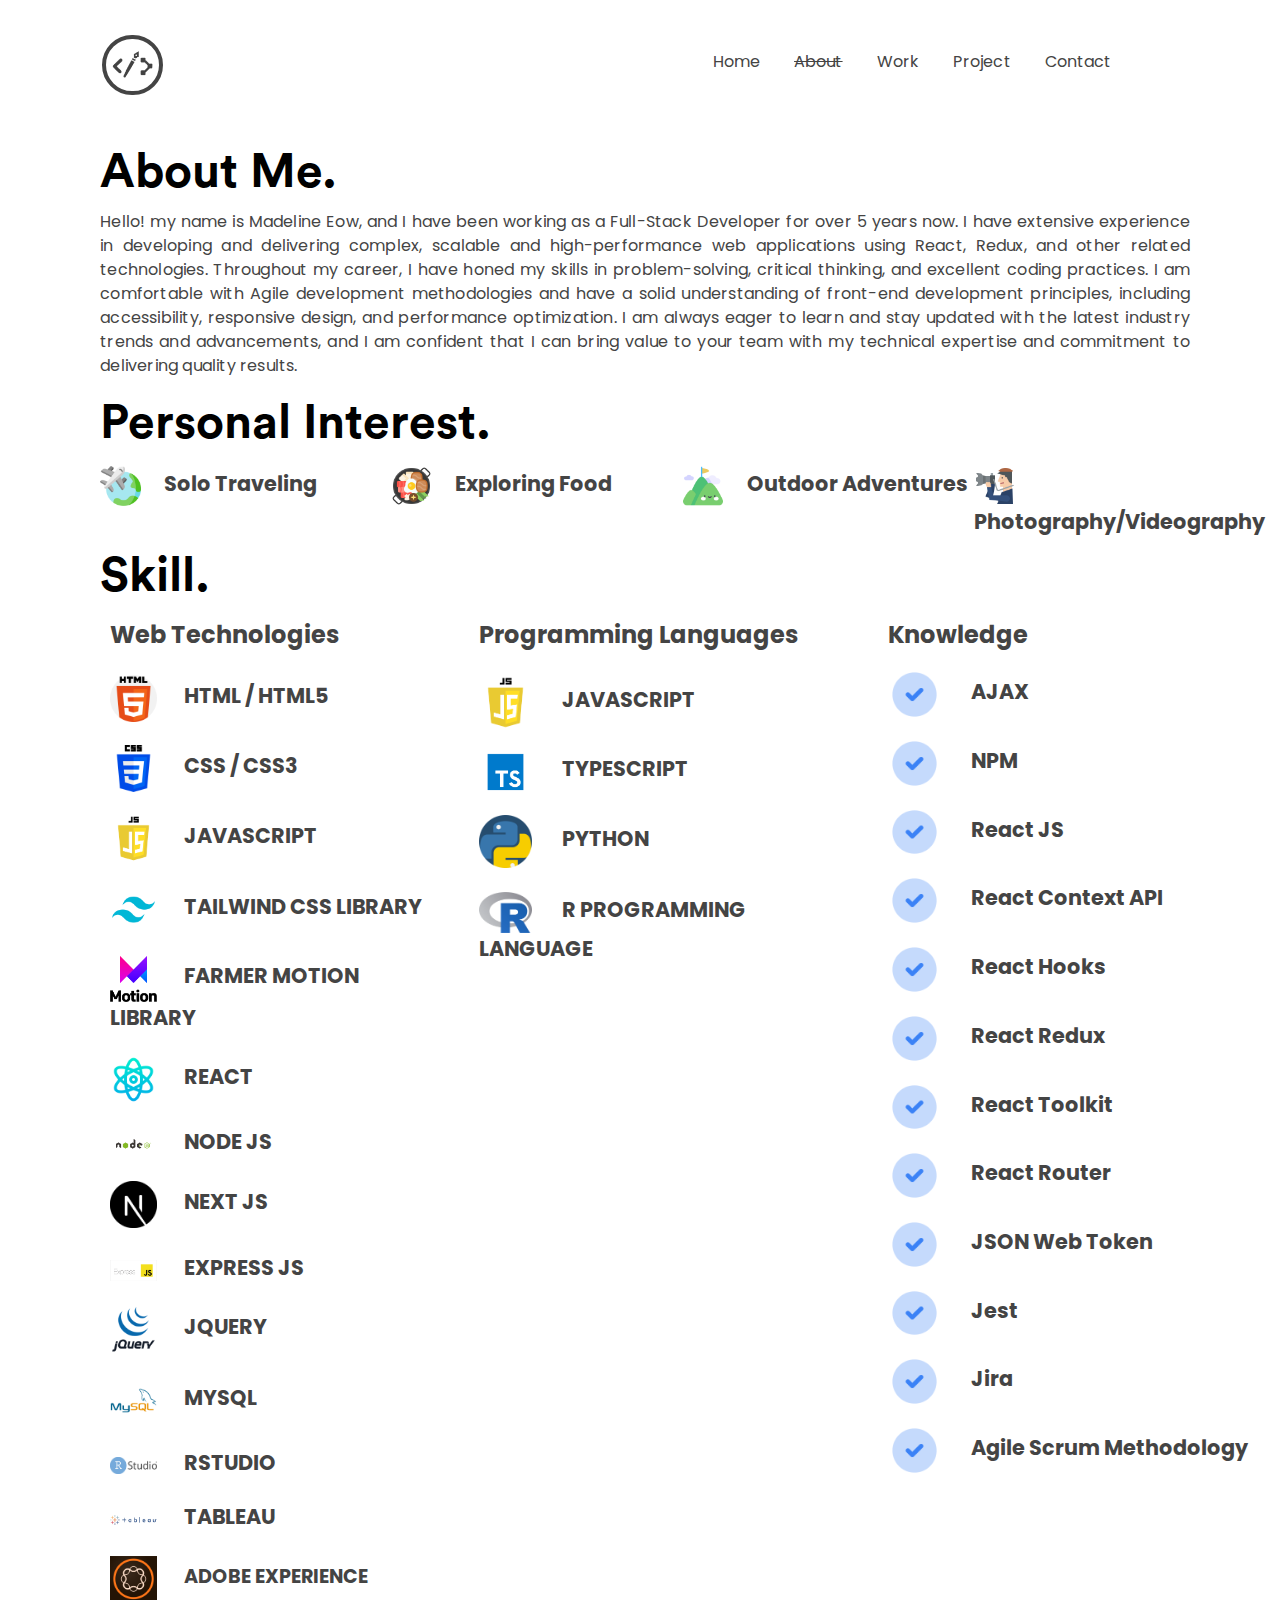
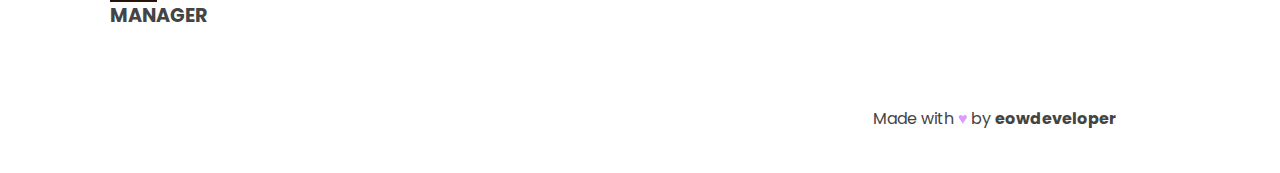
<file: about.html>
<html>

<head>
        <meta http-equiv="Pragma" content="no-cache">
        <meta http-equiv="Expires" content="-1">
        <meta http-equiv="CACHE-CONTROL" content="NO-CACHE">
    
    
    
    <link rel="stylesheet" href="https://cdnjs.cloudflare.com/ajax/libs/animate.css/3.7.2/animate.min.css">
    <link rel="stylesheet" href="https://stackpath.bootstrapcdn.com/bootstrap/4.4.1/css/bootstrap.min.css">
    <link rel="stylesheet" href="style.css">
    <meta charset="utf-8">
    <meta name="viewport" content="width=device-width, initial-scale=1.0, shrink-to-fit=yes">
    <meta charset="utf-8" />
    <link rel="stylesheet" href="https://use.fontawesome.com/releases/v5.5.0/css/all.css"
        integrity="sha384-B4dIYHKNBt8Bc12p+WXckhzcICo0wtJAoU8YZTY5qE0Id1GSseTk6S+L3BlXeVIU" crossorigin="anonymous">
    <meta name="Description"
        content="Madeline Eow | Full-Stack Developer | UI/UX" />
    <title>About | Madeline Eow</title>
    <link rel="icon" type="image/png" href="assets/img/icon.png">
    <link rel="apple-touch-icon" href="assets/img/icon.png">
    <meta name="apple-mobile-web-app-status-bar" content="#FFE1C4">
    <meta name="theme-color" content="#FFE1C4">
    <script src="assets/js/app.js"></script>
    <link rel="manifest" href="manifest.json">
</head>

<body id="index-body">
    <div>
        <nav class="nav-desk">
            <center>
                <div class="nav-logo">
                    <a href="homepage.html"><img id="logo" src="assets/img/logo2.png"></a>
                </div>
                <div class="nav-items">
                    <ul>
                        <li><span><a href="homepage.html">Home</a></span></li>                     
                        <li><span><a href="#" style="text-decoration: line-through;">About</a></span></li>
                        <li><span><a href="experience.html">Work</a></span></li>
                        <li><span><a href="personal-project.html">Project</a></span></li>
                        <li><span><a href="contact.html">Contact</a></span></li>
                    </ul>
                </div>

            </center>
        </nav>
        
        <!-- About -->

        <div class=" fadeIn row fadeInLeft" style="width:100vw;height:auto;animation-duration: 1.5s;">
            <div class="col-md-12" id="left-hero">
                <h1 class="hero-tag about-hero fadeInLeft">About Me.</h1>
                <p class="hero-des contact-des bottom-spacing fadeIn delay-1s">
                    Hello! my name is Madeline Eow, and I have been working as a Full-Stack Developer for over 5 years now. 
                    I have extensive experience in developing and delivering complex, scalable and high-performance web applications using React, Redux, and other related technologies. 
                    Throughout my career, I have honed my skills in problem-solving, critical thinking, and excellent coding practices. 
                    I am comfortable with Agile development methodologies and have a solid understanding of front-end development principles, including accessibility, responsive design, and performance optimization. 
                    I am always eager to learn and stay updated with the latest industry trends and advancements, and I am confident that I can bring value to your team with my technical expertise and commitment to delivering quality results.                    
                </p>
            </div>
        </div>

        <!-- Fun Facts -->
        
        <h1 class="fadeIn row col-md-12 hero-tag fun-facts fadeInLeft" style="width:100vw;height:auto;animation-duration: 1.5s;">Personal Interest.</h1>
        <div class=" fadeIn row fadeInLeft" style="width:100vw;height:95px;animation-duration: 1.5s;">
            <div class="col-md-12 flex-ff" id="left-hero">
                <p class="ff-feature">
                    <img src="assets/img/travelling.png"class="hero-des img-icon fadeIn delay-1s"><b style="font-size: 1.3em;">Solo Traveling</b></img>
                </p> 
                <p class="ff-feature">
                    <img src="assets/img/hot-pot.png"class="hero-des img-icon fadeIn delay-1s"><b style="font-size: 1.3em;">Exploring Food</b></img>
                </p> 
                <p class="ff-feature">
                    <img src="assets/img/hiking.png"class="hero-des img-icon fadeIn delay-1s"><b style="font-size: 1.3em;">Outdoor Adventures</b></img>
                </p> 
                <p class="ff-feature">
                    <img src="assets/img/take-a-picture.png"class="hero-des img-icon fadeIn delay-1s"><b style="font-size: 1.3em;">Photography/Videography</b></img>
                </p> 
            </div>
        </div>

        <!-- Skill -->

        <h1 class="fadeIn row col-md-12 hero-tag skill-hero fadeInLeft" style="width:100vw;animation-duration: 1.5s;">Skill.</h1>
        <div class=" fadeIn row fadeInLeft" style="width:100vw;animation-duration: 1.5s;">
                    <div id="flex-about-hero">
                        <section class="flex-col">
                            <h5 id="title"> Web Technologies </h5>
                            <p class="each-feature">
                                <img src="assets/img/html-5.png"class="hero-des img-icon fadeIn delay-1s"><b style="font-size: 1.3em;">HTML / HTML5</b></img>
                            </p> 
                            <p class="each-feature">
                                <img src="assets/img/css-3.png"class="hero-des img-icon fadeIn delay-1s"><b style="font-size: 1.3em;">CSS / CSS3</b></img>
                            </p> 
                            <p class="each-feature">
                                <img src="assets/img/javascript.png"class="hero-des img-icon fadeIn delay-1s"><b style="font-size: 1.3em;">JAVASCRIPT</b></img>
                            </p> 
                            <p class="each-feature">
                                <img src="assets/img/tailwind-css.png"class="hero-des img-icon fadeIn delay-1s"><b style="font-size: 1.3em;">TAILWIND CSS LIBRARY</b></img>
                            </p> 
                            <p class="each-feature">
                                <img src="assets/img/farmer-motion.png"class="hero-des img-icon fadeIn delay-1s"><b style="font-size: 1.3em;">FARMER MOTION LIBRARY</b></img>
                            </p> 
                            <p class="each-feature">
                                <img src="assets/img/react.png"class="hero-des img-icon fadeIn delay-1s"><b style="font-size: 1.3em;">REACT</b></img>
                            </p> 
                            <p class="each-feature">
                                <img src="assets/img/nodejs.png"class="hero-des img-icon fadeIn delay-1s"><b style="font-size: 1.3em;">NODE JS</b></img>
                            </p> 
                            <p class="each-feature">
                                <img src="assets/img/nextjs.png"class="hero-des img-icon fadeIn delay-1s"><b style="font-size: 1.3em;">NEXT JS</b></img>
                            </p> 
                            <p class="each-feature">
                                <img src="assets/img/expressjs.png"class="hero-des img-icon fadeIn delay-1s"><b style="font-size: 1.3em;">EXPRESS JS</b></img>
                            </p> 
                            <p class="each-feature">
                                <img src="assets/img/jquery.png"class="hero-des img-icon fadeIn delay-1s"><b style="font-size: 1.3em;">JQUERY</b></img>
                            </p> 
                            <p class="each-feature">
                                <img src="assets/img/mysql.png"class="hero-des img-icon fadeIn delay-1s"><b style="font-size: 1.3em;">MYSQL</b></img>
                            </p> 
                            <p class="each-feature">
                                <img src="assets/img/RStudio.png"class="hero-des img-icon fadeIn delay-1s"><b style="font-size: 1.3em;">RSTUDIO</b></img>
                            </p> 
                            <p class="each-feature">
                                <img src="assets/img/Tableau.png"class="hero-des img-icon fadeIn delay-1s"><b style="font-size: 1.3em;">TABLEAU</b></img>
                            </p> 
                            <p class="each-feature">
                                <img src="assets/img/adobe-experience-manager-aem-icon.png"class="hero-des img-icon fadeIn delay-1s"><b style="font-size: 1.2em;">ADOBE EXPERIENCE MANAGER</b></img>
                            </p> 
                        </section>

                        <section class="flex-col" style="padding: 0;">
                            <h5 id="title"> Programming Languages </h5>
                            <p class="each-feature">
                                <img src="assets/img/javascript.png"class="hero-des img-icon fadeIn delay-1s"><b style="font-size: 1.3em;">JAVASCRIPT</b></img>
                            </p> 
                            <p class="each-feature">
                                <img src="assets/img/typescript.png"class="hero-des img-icon fadeIn delay-1s"><b style="font-size: 1.3em;">TYPESCRIPT</b></img>
                            </p> 
                            <p class="each-feature">
                                <img src="assets/img/python.png"class="hero-des img-icon fadeIn delay-1s"><b style="font-size: 1.3em;">PYTHON</b></img>
                            </p> 
                            <p class="each-feature">
                                <img src="assets/img/rlanguage.png"class="hero-des img-icon fadeIn delay-1s"><b style="font-size: 1.3em;">R PROGRAMMING LANGUAGE</b></img>
                            </p> 
                        </section>

                        <section class="flex-col" style="padding: 0;">
                            <h5 id="title"> Knowledge </h5>
                            <p class="knowledge-feature">
                                <img src="assets/img/tick.png"class="hero-des img-icon fadeIn delay-1s"><b style="font-size: 1.3em;">AJAX</b></img>
                            </p> 
                            <p class="knowledge-feature">
                                <img src="assets/img/tick.png"class="hero-des img-icon fadeIn delay-1s"><b style="font-size: 1.3em;">NPM</b></img>
                            </p> 
                            <p class="knowledge-feature">
                                <img src="assets/img/tick.png"class="hero-des img-icon fadeIn delay-1s"><b style="font-size: 1.3em;">React JS</b></img>
                            </p> 
                            <p class="knowledge-feature">
                                <img src="assets/img/tick.png"class="hero-des img-icon fadeIn delay-1s"><b style="font-size: 1.3em;">React Context API</b></img>
                            </p> 
                            <p class="knowledge-feature">
                                <img src="assets/img/tick.png"class="hero-des img-icon fadeIn delay-1s"><b style="font-size: 1.3em;">React Hooks</b></img>
                            </p> 
                            <p class="knowledge-feature">
                                <img src="assets/img/tick.png"class="hero-des img-icon fadeIn delay-1s"><b style="font-size: 1.3em;">React Redux</b></img>
                            </p> 
                            <p class="knowledge-feature">
                                <img src="assets/img/tick.png"class="hero-des img-icon fadeIn delay-1s"><b style="font-size: 1.3em;">React Toolkit</b></img>
                            </p> 
                            <p class="knowledge-feature">
                                <img src="assets/img/tick.png"class="hero-des img-icon fadeIn delay-1s"><b style="font-size: 1.3em;">React Router</b></img>
                            </p> 
                            <p class="knowledge-feature">
                                <img src="assets/img/tick.png"class="hero-des img-icon fadeIn delay-1s"><b style="font-size: 1.3em;">JSON Web Token</b></img>
                            </p>
                            <p class="knowledge-feature">
                                <img src="assets/img/tick.png"class="hero-des img-icon fadeIn delay-1s"><b style="font-size: 1.3em;">Jest</b></img>
                            </p> 
                            <p class="knowledge-feature">
                                <img src="assets/img/tick.png"class="hero-des img-icon fadeIn delay-1s"><b style="font-size: 1.3em;">Jira</b></img>
                            </p>
                            <p class="knowledge-feature">
                                <img src="assets/img/tick.png"class="hero-des img-icon fadeIn delay-1s"><b style="font-size: 1.3em;">Agile Scrum Methodology</b></img>
                            </p>
                        </section>
                    </div>     
    
    </div>

    </div>
    <div class="footer-full  fadeIn delay-2s">
        <div id="contact-social" class="social-icons" style="display: inline;">
            <a target="_blank" href="mailto:madeline.eow@gmail.com"><i class="fas fa-envelope"></i></a>
            <a target="_blank" href="tel:6692326942"><i class="fas fa-phone"></i></a>
            <a target="_blank" href="assets\resume-madeline.pdf"><i class="	fas fa-regular fa-address-card"></i></a>
        </div>
        <div class="footer-credits">
            Made with <span style="color: #dd99ff">♥</span> by <a
                href="https://github.com/eowdeveloper">eowdeveloper</a>
        </div>
    </div>
    </div>

    <div class="menu-wrap">
        <input type="checkbox" class="toggler">
        <div class="hamburger">
            <div></div>
        </div>
        <div class="menu">
            <div>
                <div>
                    <ul>
                        <li><a href="homepage.html">Home</a></li>
                        <li><a href="#" style="text-decoration: line-through;">About</a></li>
                        <li><a href="experience.html">Work</a></li>
                        <li><span><a href="personal-project.html">Project</a></span></li>
                        <li><a href="contact.html">Contact</a></li>
                    </ul>
                </div>
            </div>
        </div>
    </div>
</body>

</html>
</file>
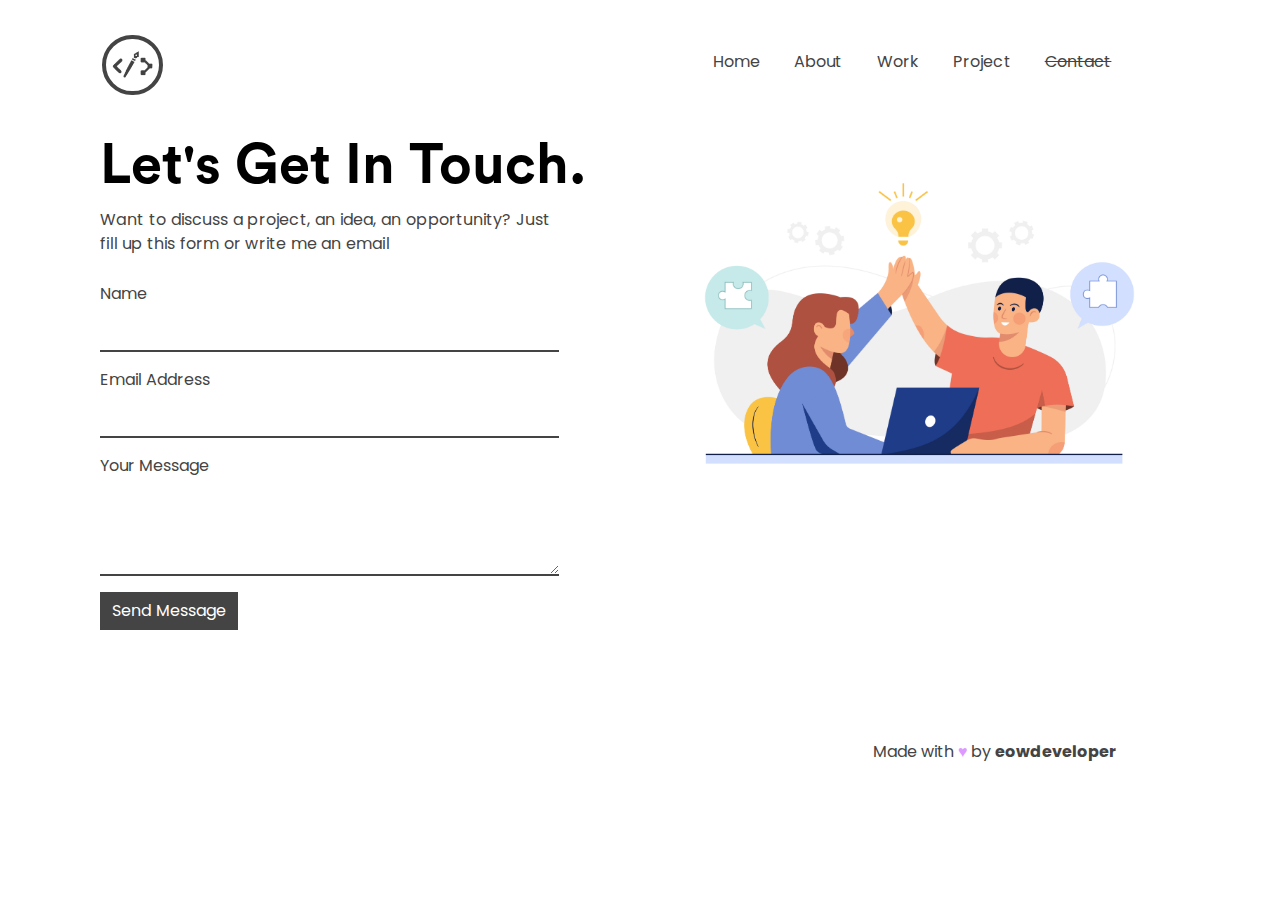
<file: contact.html>
<html>

<head>
    <script>
        window.dataLayer = window.dataLayer || [];

        function gtag() {
            dataLayer.push(arguments);
        }
        gtag('js', new Date());

        gtag('config', 'UA-159411627-1');
    </script>
    <link rel="stylesheet" href="https://cdnjs.cloudflare.com/ajax/libs/animate.css/3.7.2/animate.min.css">
    <link rel="stylesheet" href="https://stackpath.bootstrapcdn.com/bootstrap/4.4.1/css/bootstrap.min.css">
    <link rel="stylesheet" href="style.css">
    <meta charset="utf-8">
    <meta name="viewport" content="width=device-width, initial-scale=1.0, shrink-to-fit=yes">
    <meta charset="utf-8" />
    <link rel="stylesheet" href="https://use.fontawesome.com/releases/v5.5.0/css/all.css"
        integrity="sha384-B4dIYHKNBt8Bc12p+WXckhzcICo0wtJAoU8YZTY5qE0Id1GSseTk6S+L3BlXeVIU" crossorigin="anonymous">
    <meta name="Description"
        content="Madeline Eow | Full-Stack Developer | UI/UX" />
    <title>Contact | Madeline Eow</title>
    <link rel="icon" type="image/png" href="assets/img/icon.png">
</head>

<body id="contact-body" style="overflow-x: hidden;">
    <div>
        <nav class="nav-desk">
            <center>
                <div class="nav-logo">
                    <a href="homepage.html"><img id="logo" src="assets/img/logo2.png"></a>
                </div>
                <div class="nav-items">
                    <ul>
                        <li><span><a href="homepage.html">Home</a></span></li>
                        <li><span><a href="about.html">About</a></span></li>
                        <li><span><a href="experience.html">Work</a></span></li>
                        <li><span><a href="personal-project.html">Project</a></span></li>
                        <li><span><a href="#" style="text-decoration: line-through;">Contact</a></span></li>
                    </ul>
                </div>

            </center>
        </nav>
        <div class="animated fadeIn row" style="width:100vw;animation-duration: 1.5s;">
            <div class="col-md-6" id="left-hero">
                <h1 class="hero-tag contact-hero animated fadeInLeft">Let's Get In Touch.</h1>
                <p class="hero-des contact-des animated fadeIn delay-1s">Want to discuss a project, an idea, an
                    opportunity? Just fill up this
                    form or write me an email <a target="_blank" href="mailto:madeline.eow@gmail.com"><i
                            class="fas fa-envelope"></i></a>
                </p>
                <form id="my_form" class="input-container" type="hidden" name="_captcha" value="false" method="POST"
                    action="https://formsubmit.co/9c85bfd08ea4522bbaf1bb30e32ab406">
                    <div class="form-group"><label for="name">Name</label><input type="text" name="name" id="name"
                            class="form-control" required=""></div>
                    <div class="form-group"><label for="email">Email Address</label><input type="email" name="email"
                            id="email" class="form-control" required=""></div>
                    <div class="form-group"><label for="message">Your Message</label><textarea rows="3" id="message"
                            name="message" class="form-control" required=""></textarea></div>
                    <button type="submit" class="submit animated bounce delay-4s learn-btn" id="nextStep">
                        Send Message
                    </button>
                </form>
                <div style="display:none;" id="thankyou_message">
                    <h2>
                        <em>Thanks</em> for contacting us!
                        We will get back to you soon!
                    </h2>
                </div>
                <br>
            </div>

            <div class="col-md-6" id="hero-right">
                <img class="animated fadeInRight" id="hero-img" src="assets/img/contact.jpg">
            </div>

        </div>
        <div class="footer-full animated fadeIn delay-2s">
            <div id="contact-social" class="social-icons" style="display: inline;">
                    <a target="_blank" href="mailto:madeline.eow@gmail.com"><i class="fas fa-envelope"></i></a>
                    <a target="_blank" href="tel:6692326942"><i class="fas fa-phone"></i></a>
                    <a target="_blank" href="assets\resume-madeline.pdf"><i class="	fas fa-regular fa-address-card"></i></a>
            </div>
            <div class="footer-credits">
                Made with <span style="color: #dd99ff">♥</span> by <a
                    href="https://github.com/eowdeveloper">eowdeveloper</a>
            </div>
        </div>
    </div>
    <div class="menu-wrap">
        <input type="checkbox" class="toggler">
        <div class="hamburger">
            <div></div>
        </div>
        <div class="menu">
            <div>
                <div>
                    <ul>
                        <li><a href="homepage.html">Home</a></li>
                        <li><a href="about.html">About</a></li>
                        <li><a href="experience.html">Work</a></li>
                        <li><span><a href="personal-project.html">Project</a></span></li>
                        <li><a disabled href="#" style="text-decoration: line-through;">Contact</a></li>
                    </ul>
                </div>
            </div>
        </div>
    </div>
</body>

<script>
    var nextStep = document.querySelector('#nextStep');
    nextStep.addEventListener('click', function (e) {
    e.preventDefault();
        // Hide first view
        document.getElementById('my_form').style.display = 'none';

        // Show thank you message element
        document.getElementById('thankyou_message').style.display = 'block';
    });
</script>

</html>
</file>
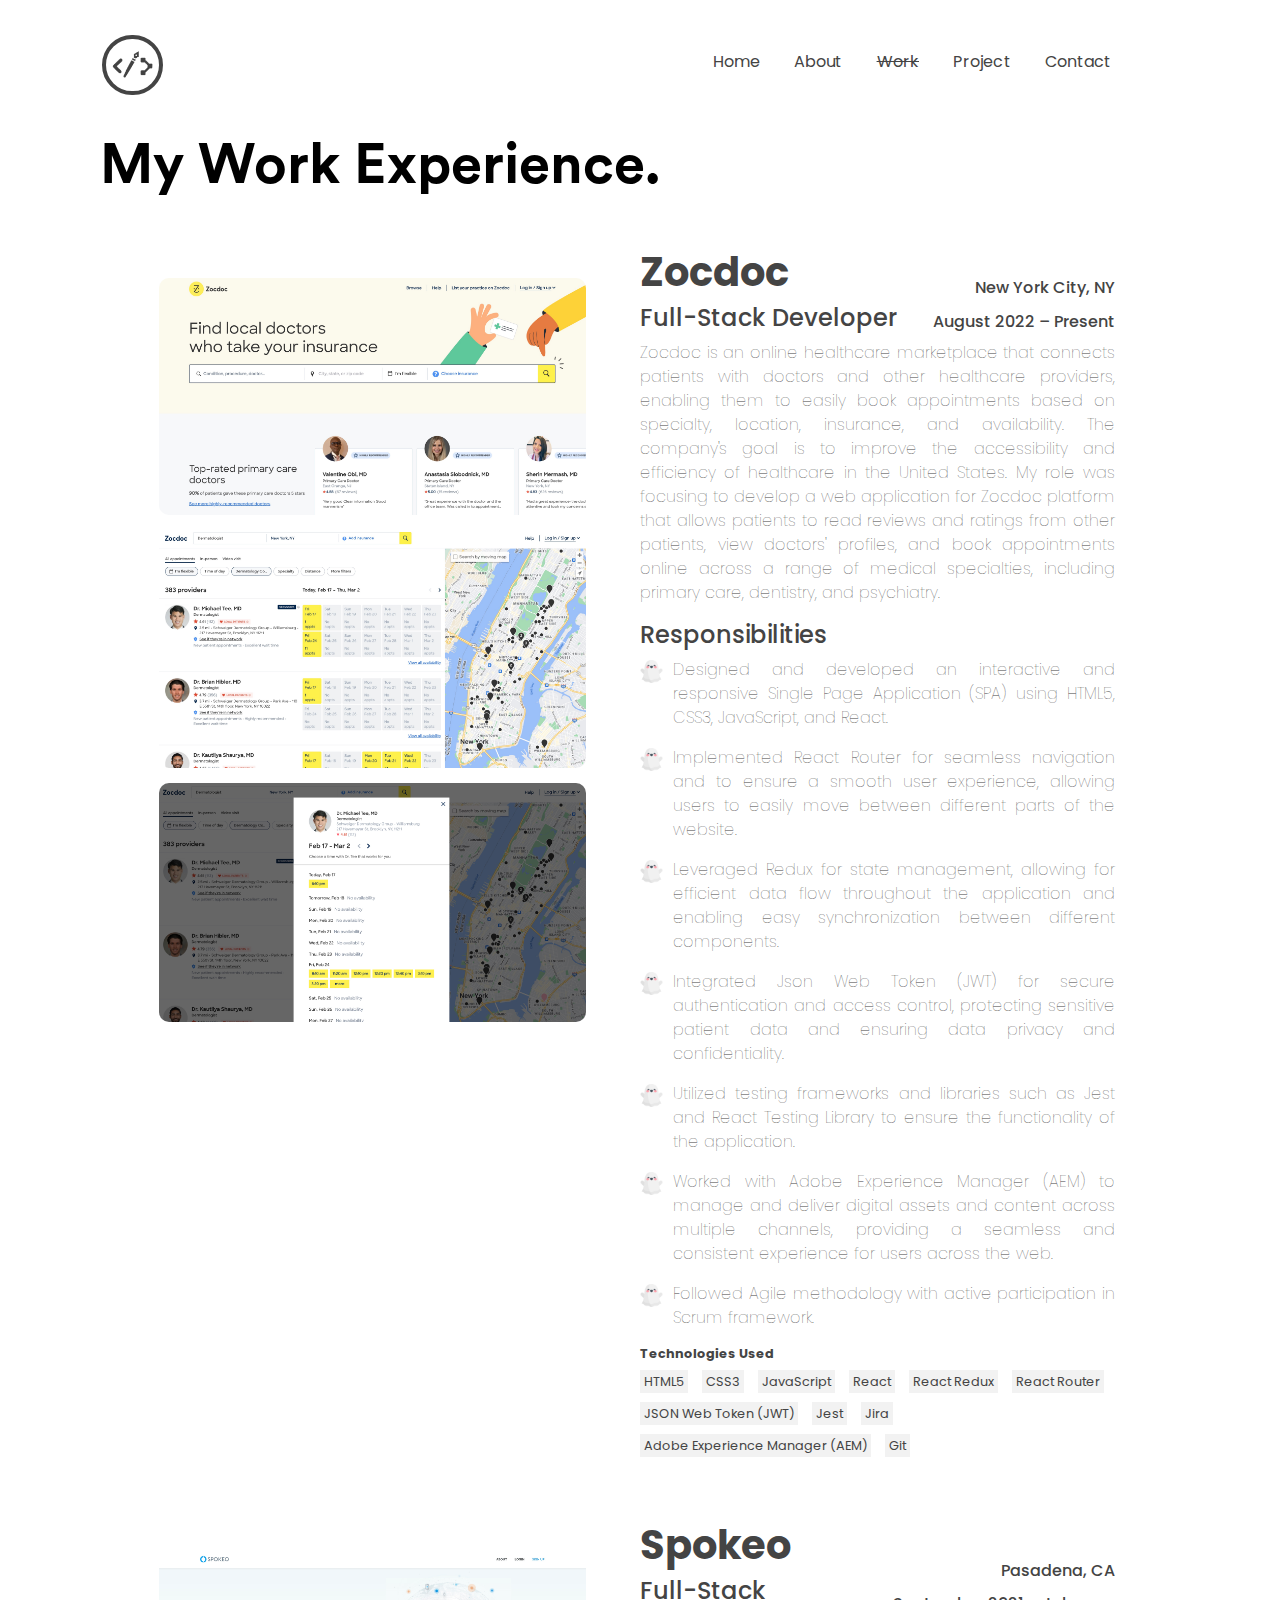
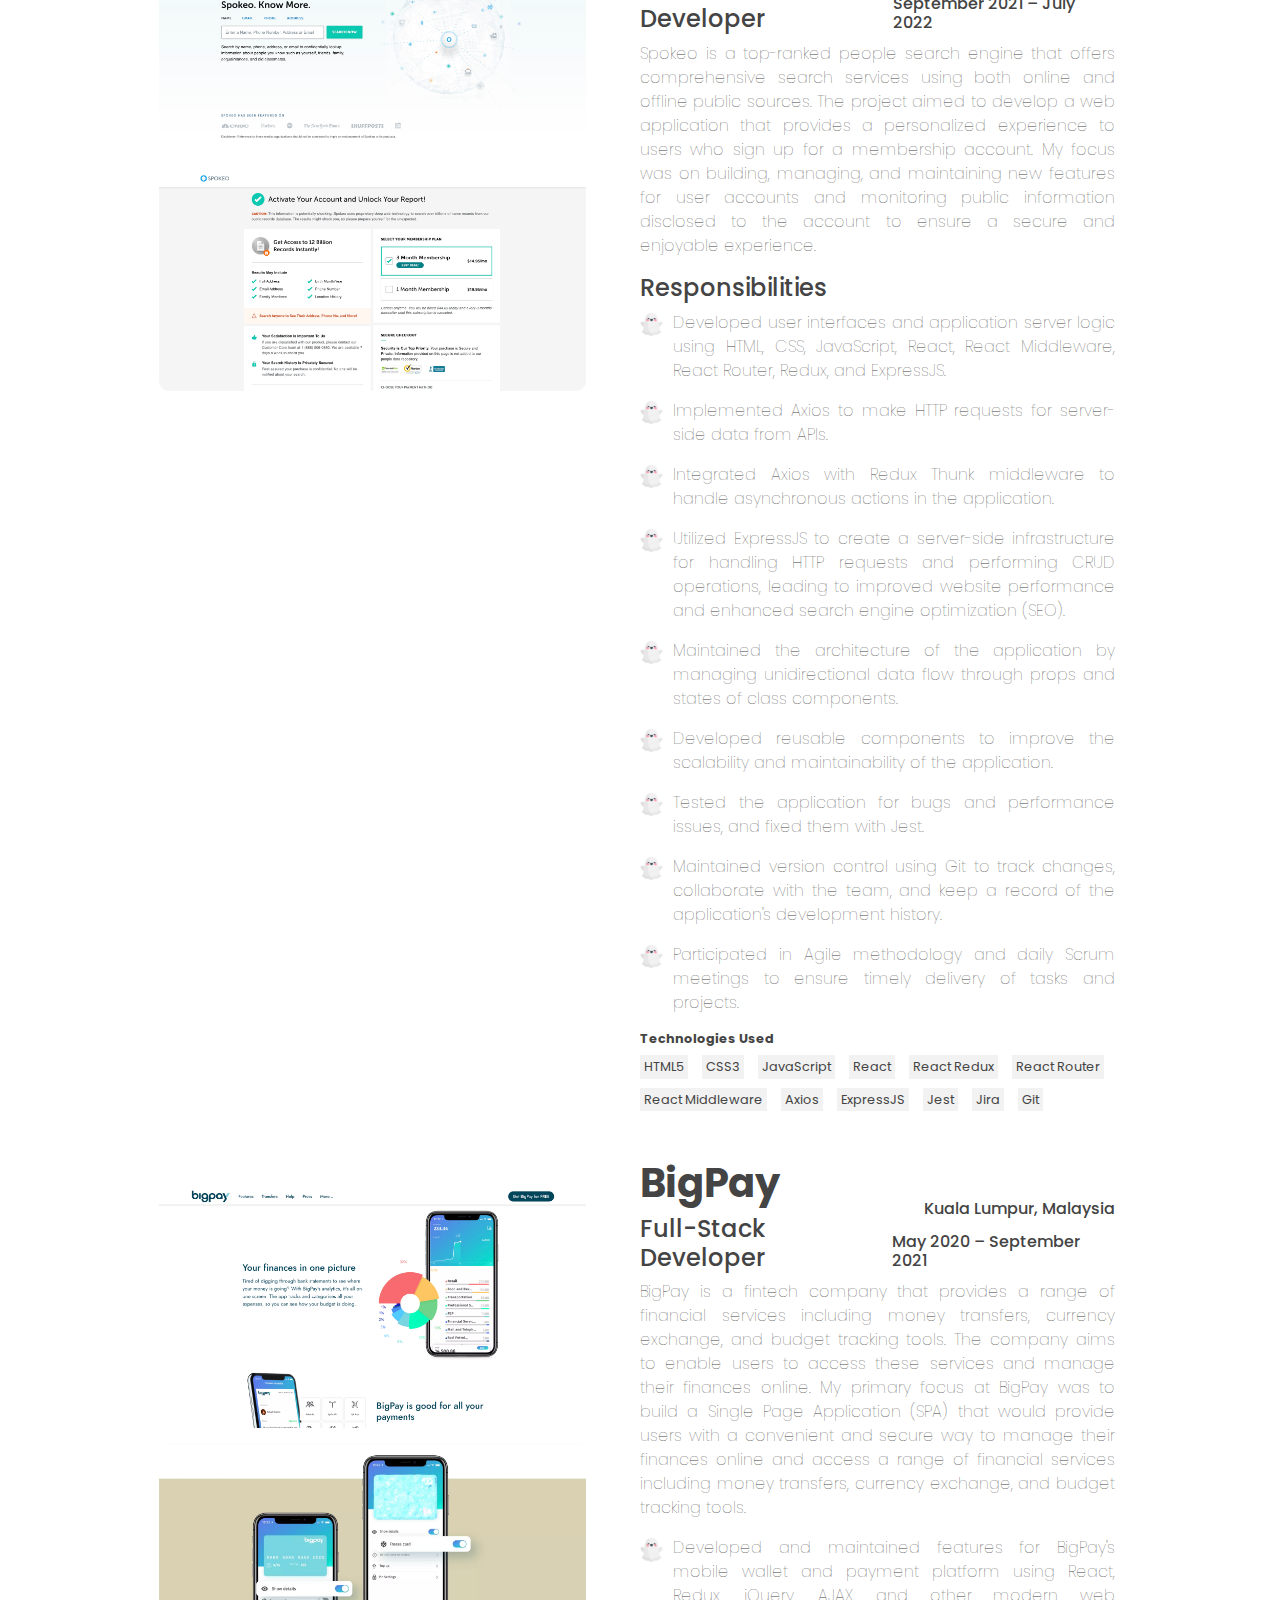
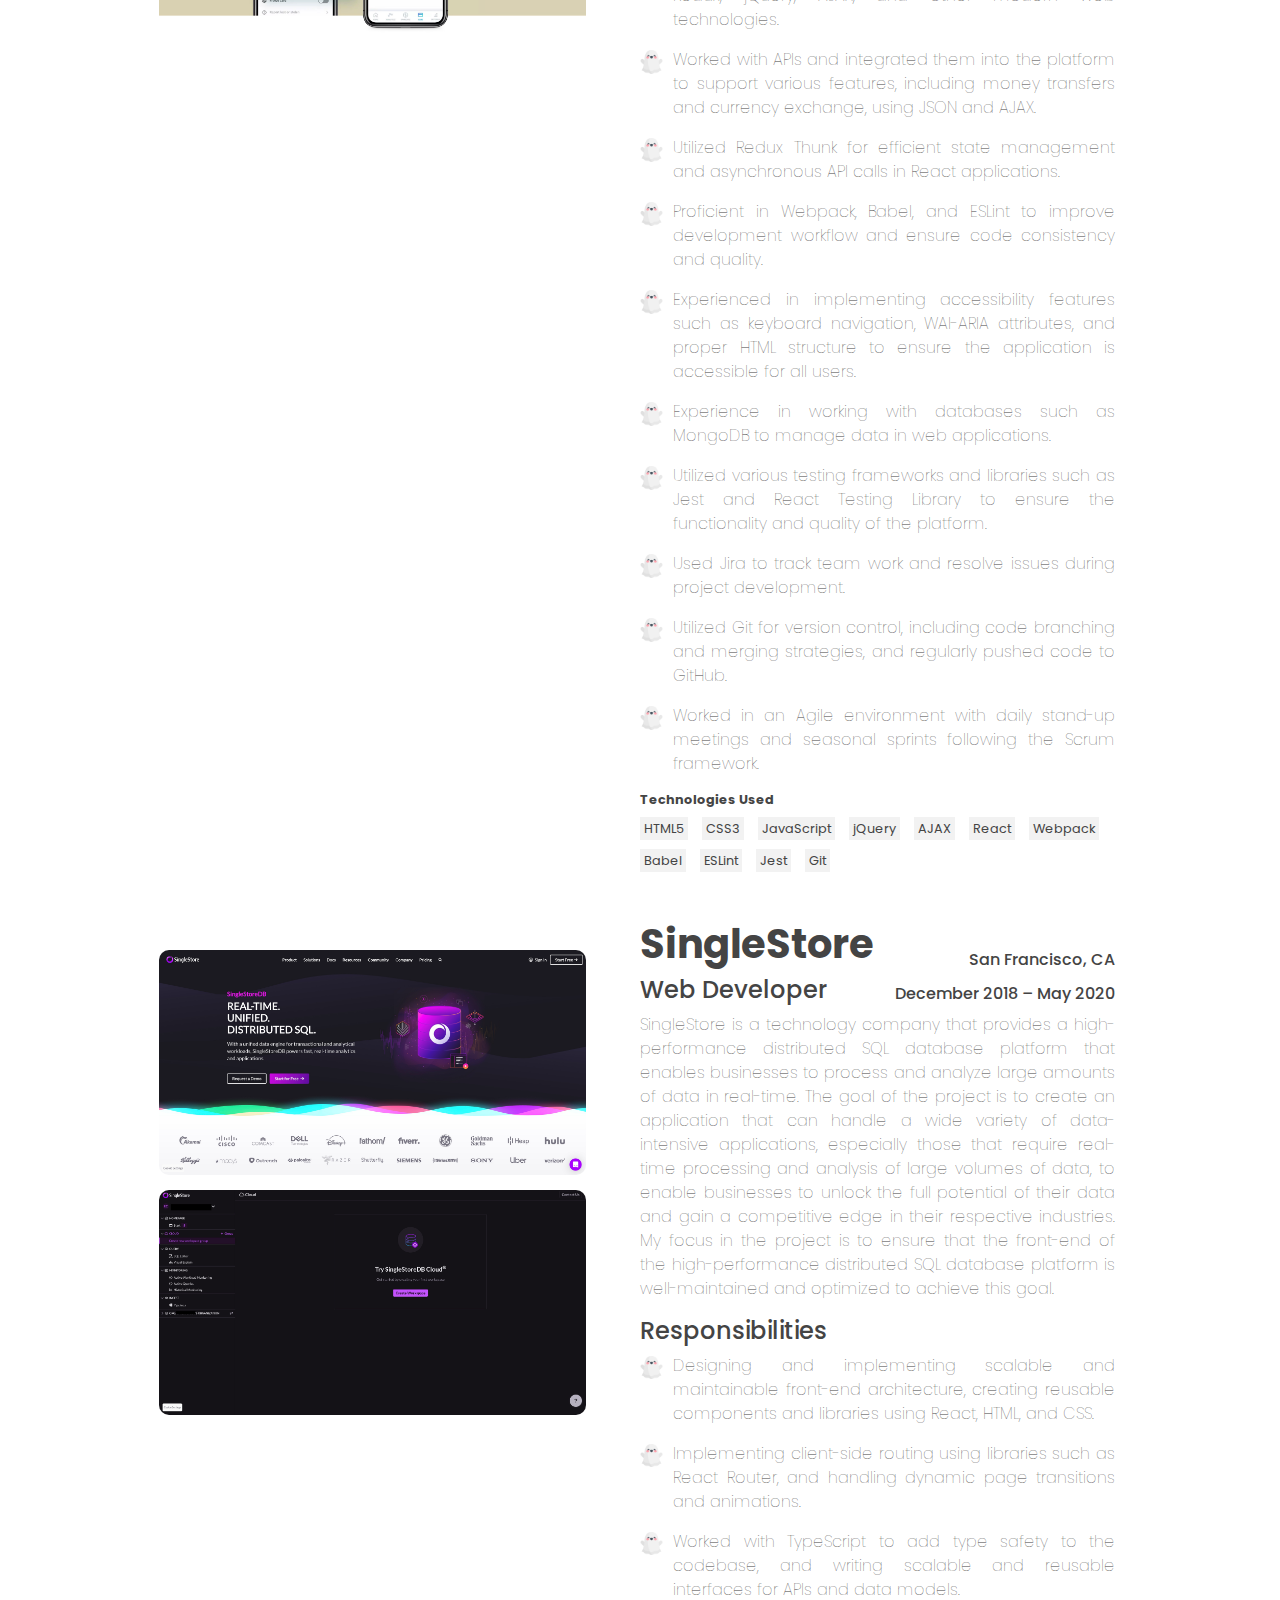
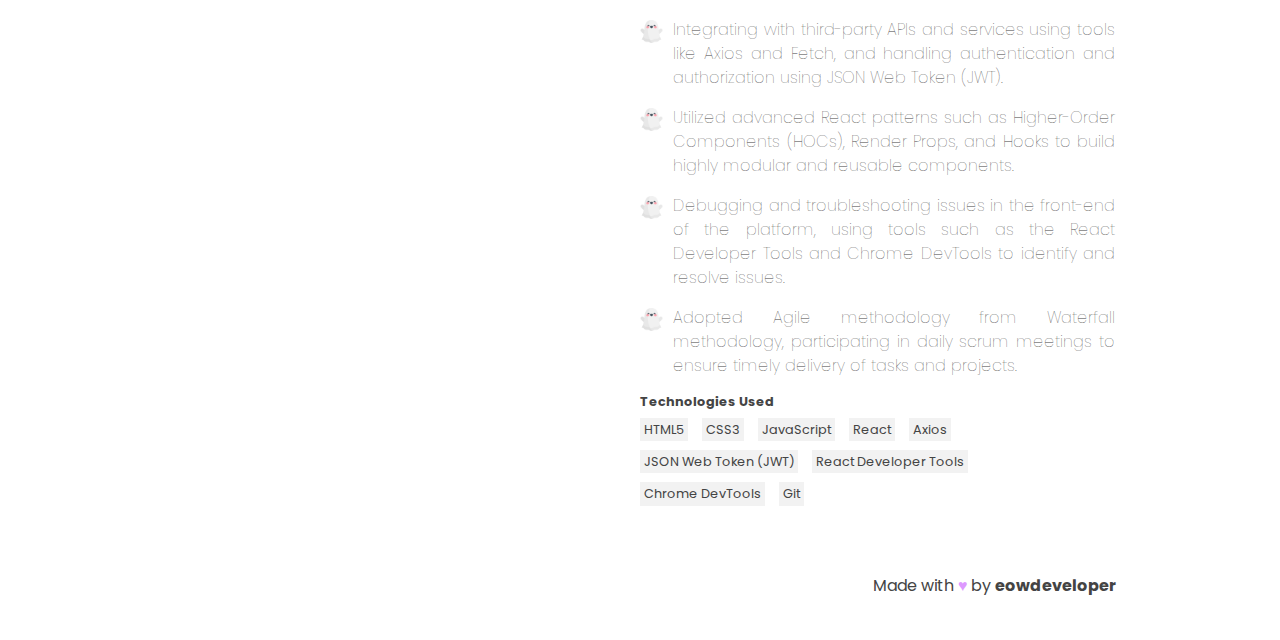
<file: experience.html>
<html>

<head>
    <script async src="https://www.googletagmanager.com/gtag/js?id=UA-159411627-1"></script>
    <script>
        window.dataLayer = window.dataLayer || [];

        function gtag() {
            dataLayer.push(arguments);
        }
        gtag('js', new Date());

        gtag('config', 'UA-159411627-1');
    </script>
    <link rel="stylesheet" href="https://cdnjs.cloudflare.com/ajax/libs/animate.css/3.7.2/animate.min.css">
    <link rel="stylesheet" href="https://stackpath.bootstrapcdn.com/bootstrap/4.4.1/css/bootstrap.min.css">
    <link rel="stylesheet" href="style.css">
    <meta charset="utf-8">
    <meta name="viewport" content="width=device-width, initial-scale=1.0, shrink-to-fit=yes">
    <meta charset="utf-8" />
    <link rel="stylesheet" href="https://use.fontawesome.com/releases/v5.5.0/css/all.css"
        integrity="sha384-B4dIYHKNBt8Bc12p+WXckhzcICo0wtJAoU8YZTY5qE0Id1GSseTk6S+L3BlXeVIU" crossorigin="anonymous">
    <meta name="Description"
        content="Madeline Eow | Full-Stack Developer | UI/UX" />
    <title>Work Experience | Madeline Eow</title>
    <link rel="icon" type="image/png" href="assets/img/icon.png">
</head>

<body id="contact-body" style="overflow-x: hidden;">
    <div>
        <nav class="nav-desk">
            <center>
                <div class="nav-logo">
                    <a href="homepage.html"><img id="logo" src="assets/img/logo2.png"></a>
                </div>
                <div class="nav-items">
                    <ul>
                        <li><span><a href="homepage.html">Home</a></span></li>
                        <li><span><a href="about.html">About</a></span></li>
                        <li><span><a href="#" style="text-decoration: line-through;">Work</a></span></li>
                        <li><span><a href="personal-project.html">Project</a></span></li>
                        <li><span><a href="contact.html">Contact</a></span></li>
                    </ul>
                </div>

            </center>
        </nav>
        <div class=" fadeIn row" style="width:100vw;height:auto;animation-duration: 1.5s;">
            <div class="col-md-12" id="left-hero">
                <h1 class="hero-tag contact-hero  fadeInLeft">My Work Experience.</h1>
            </div>
        </div>
        <!--Content-->
        <div class="animated bounceInUp delay-1s">
            <div class="row" id="work-row">
                <!-- Most recent project -->
                <div class="col-md-6 col-sm-12  bounceInLeft delay-2s">
                    <center class="top-spacing">
                        <div class="work-hero">
                            <img class="work-hero-img" src="assets/img/work/zocdoc.jpg">
                        </div>
                        <div class="work-hero">
                            <img class="work-hero-img" src="assets/img/work/zocdoc-1.jpg">
                        </div>
                        <div class="work-hero">
                            <img class="work-hero-img" src="assets/img/work/zocdoc-2.jpg">
                        </div>
                    </center>
                </div>
                <div class="col-md-6 col-sm-12 bottom-spacing">

                    <div class="work-des ">
                        <div class="experience-container">
                            <div>
                                <h1>Zocdoc</h1>
                                <h4>Full-Stack Developer</h4>
                            </div>

                            <div style="flex-direction: column;">
                                <div><h5 class="experience-small-detail"> New York City, NY</h5></div>
                                <div><h5 class="experience-small-detail">August 2022 – Present</h5></div>
                            </div>
                        </div>
                        <p> Zocdoc is an online healthcare marketplace that connects patients with doctors and other healthcare providers, enabling them to easily book appointments based on specialty, location, insurance, and availability. The company's goal is to improve the accessibility and efficiency of healthcare in the United States. My role was focusing to develop a web application for Zocdoc platform that allows patients to read reviews and ratings from other patients, view doctors' profiles, and book appointments online across a range of medical specialties, including primary care, dentistry, and psychiatry.</p>
                        <h4>Responsibilities</h4>
                        <p class="experience-feature">
                            <img src="assets/img/ghost.png"class="hero-des img-icon fadeIn delay-1s"/>
                            <span>Designed and developed an interactive and responsive Single Page Application (SPA) using HTML5, CSS3, JavaScript, and React.</span>
                        </p>
                        <p class="experience-feature">
                            <img src="assets/img/ghost.png"class="hero-des img-icon fadeIn delay-1s"/>
                            <span>Implemented React Router for seamless navigation and to ensure a smooth user experience, allowing users to easily move between different parts of the website.</span>
                        </p>
                        <p class="experience-feature">
                            <img src="assets/img/ghost.png"class="hero-des img-icon fadeIn delay-1s"/>
                            <span>Leveraged Redux for state management, allowing for efficient data flow throughout the application and enabling easy synchronization between different components.</span>
                        </p>
                        <p class="experience-feature">
                            <img src="assets/img/ghost.png"class="hero-des img-icon fadeIn delay-1s"/>
                            <span>Integrated Json Web Token (JWT) for secure authentication and access control, protecting sensitive patient data and ensuring data privacy and confidentiality.</span>
                        </p>
                        <p class="experience-feature">
                            <img src="assets/img/ghost.png"class="hero-des img-icon fadeIn delay-1s"/>
                            <span>Utilized testing frameworks and libraries such as Jest and React Testing Library to ensure the functionality of the application.</span>
                        </p>
                        <p class="experience-feature">
                            <img src="assets/img/ghost.png"class="hero-des img-icon fadeIn delay-1s"/>
                            <span>Worked with Adobe Experience Manager (AEM) to manage and deliver digital assets and content across multiple channels, providing a seamless and consistent experience for users across the web.</span>
                        </p>
                        <p class="experience-feature">
                            <img src="assets/img/ghost.png"class="hero-des img-icon fadeIn delay-1s"/>
                            <span>Followed Agile methodology with active participation in Scrum framework.</span>
                        </p>

                        <div class="technologies">
                            <h2>Technologies Used</h2>
                            <span class="tech-stack">
                                HTML5
                            </span>
                            <span class="tech-stack">
                                CSS3
                            </span>
                            <span class="tech-stack">
                                JavaScript
                            </span>
                            <span class="tech-stack">
                                React
                            </span>
                            <span class="tech-stack">
                                React Redux
                            </span>
                            <span class="tech-stack">
                                React Router
                            </span>
                            <span class="tech-stack">
                                JSON Web Token (JWT)
                            </span>
                            <span class="tech-stack">
                                Jest
                            </span>
                            <span class="tech-stack">
                                Jira
                            </span>
                            <span class="tech-stack">
                                Adobe Experience Manager (AEM)
                            </span>
                            <span class="tech-stack">
                                Git
                            </span>
                        </div>
                    </div>
                </div>
                
                <!-- Second most recent -->
                <div class="col-md-6 col-sm-12  bounceInLeft delay-2s">
                    <center class="top-spacing">
                        <div class="work-hero">
                            <img class="work-hero-img" src="assets/img/work/spokeo.jpg">
                        </div>
                        <div class="work-hero">
                            <img class="work-hero-img" src="assets/img/work/spokeo-payment.jpg">
                        </div>
                    </center>
                </div>
                <div class="col-md-6 col-sm-12">

                    <div class="work-des ">
                        <div class="experience-container">
                            <div>
                                <h1>Spokeo</h1>
                                <h4>Full-Stack Developer</h4>
                            </div>

                            <div style="flex-direction: column;">
                                <div><h5 class="experience-small-detail"> Pasadena, CA </h5></div>
                                <div><h5 class="experience-small-detail">September 2021 – July 2022</h5></div>
                            </div>
                        </div>
                        <p> Spokeo is a top-ranked people search engine that offers comprehensive search
                            services using both online and offline public sources. The project aimed to
                            develop a web application that provides a personalized experience to users who
                            sign up for a membership account. My focus was on building, managing, and
                            maintaining new features for user accounts and monitoring public information
                            disclosed to the account to ensure a secure and enjoyable experience.</p>
                        <h4>Responsibilities</h4>
                        <p class="experience-feature">
                            <img src="assets/img/ghost.png"class="hero-des img-icon fadeIn delay-1s"/>
                            <span>Developed user interfaces and application server logic using HTML, CSS, JavaScript, React, React Middleware, React Router, Redux, and ExpressJS.</span>
                        </p>
                        <p class="experience-feature">
                            <img src="assets/img/ghost.png"class="hero-des img-icon fadeIn delay-1s"/>
                            <span>Implemented Axios to make HTTP requests for server-side data from APIs.</span>
                        </p>
                        <p class="experience-feature">
                            <img src="assets/img/ghost.png"class="hero-des img-icon fadeIn delay-1s"/>
                            <span>Integrated Axios with Redux Thunk middleware to handle asynchronous
                                actions in the application.</span>
                        </p>
                        <p class="experience-feature">
                            <img src="assets/img/ghost.png"class="hero-des img-icon fadeIn delay-1s"/>
                            <span>Utilized ExpressJS to create a server-side infrastructure for handling HTTP requests and performing CRUD operations, leading to improved website performance and enhanced search engine optimization (SEO).</span>
                        </p>
                        <p class="experience-feature">
                            <img src="assets/img/ghost.png"class="hero-des img-icon fadeIn delay-1s"/>
                            <span>Maintained the architecture of the application by managing unidirectional data
                                flow through props and states of class components.</span>
                        </p>
                        <p class="experience-feature">
                            <img src="assets/img/ghost.png"class="hero-des img-icon fadeIn delay-1s"/>
                            <span>Developed reusable components to improve the scalability and maintainability
                                of the application.</span>
                        </p>
                        <p class="experience-feature">
                            <img src="assets/img/ghost.png"class="hero-des img-icon fadeIn delay-1s"/>
                            <span>Tested the application for bugs and performance issues, and fixed them with
                                Jest.</span>
                        </p>
                        <p class="experience-feature">
                            <img src="assets/img/ghost.png"class="hero-des img-icon fadeIn delay-1s"/>
                            <span>Maintained version control using Git to track changes, collaborate with the
                                team, and keep a record of the application's development history.</span>
                        </p>
                        <p class="experience-feature">
                            <img src="assets/img/ghost.png"class="hero-des img-icon fadeIn delay-1s"/>
                            <span>Participated in Agile methodology and daily Scrum meetings to ensure timely
                                delivery of tasks and projects.</span>
                        </p>

                        <div class="technologies">
                            <h2>Technologies Used</h2>
                            <span class="tech-stack">
                                HTML5
                            </span>
                            <span class="tech-stack">
                                CSS3
                            </span>
                            <span class="tech-stack">
                                JavaScript
                            </span>
                            <span class="tech-stack">
                                React
                            </span>
                            <span class="tech-stack">
                                React Redux
                            </span>
                            <span class="tech-stack">
                                React Router
                            </span>
                            <span class="tech-stack">
                                React Middleware
                            </span>
                            <span class="tech-stack">
                                Axios
                            </span>
                            <span class="tech-stack">
                                ExpressJS
                            </span>
                            <span class="tech-stack">
                                Jest
                            </span>
                            <span class="tech-stack">
                                Jira
                            </span>
                            <span class="tech-stack">
                                Git
                            </span>
                        </div>
                    </div>
                </div>

                <!-- Third most recent -->
                <div class="col-md-6 col-sm-12  bounceInLeft delay-2s">
                    <center class="top-spacing">
                        <div class="work-hero">
                            <img class="work-hero-img" src="assets/img/work/bigpay.jpg">
                        </div>
                        <div class="work-hero">
                            <img class="work-hero-img" src="assets/img/work/bigpay-1.jpg">
                        </div>
                    </center>
                </div>
                <div class="col-md-6 col-sm-12">

                    <div class="work-des">
                        <div class="experience-container">
                            <div>
                                <h1>BigPay</h1>
                                <h4>Full-Stack Developer</h4>
                            </div>

                            <div style="flex-direction: column;">
                                <div><h5 class="experience-small-detail"> Kuala Lumpur, Malaysia </h5></div>
                                <div><h5 class="experience-small-detail">May 2020 – September 2021</h5></div>
                            </div>
                        </div>
                        <p> BigPay is a fintech company that provides a range of financial services including money transfers, currency exchange, and budget tracking tools. The company aims to enable users to access these services and manage their finances online. My primary focus at BigPay was to build a Single Page Application (SPA) that would provide users with a convenient and secure way to manage their finances online and access a range of financial services including money transfers, currency exchange, and budget tracking tools.</h4>
                        <p class="experience-feature">
                            <img src="assets/img/ghost.png"class="hero-des img-icon fadeIn delay-1s"/>
                            <span>Developed and maintained features for BigPay's mobile wallet and payment platform using React, Redux, jQuery, AJAX, and other modern web technologies.</span>
                        </p>
                        <p class="experience-feature">
                            <img src="assets/img/ghost.png"class="hero-des img-icon fadeIn delay-1s"/>
                            <span>Worked with APIs and integrated them into the platform to support various features, including money transfers and currency exchange, using JSON and AJAX.</span>
                        </p>
                        <p class="experience-feature">
                            <img src="assets/img/ghost.png"class="hero-des img-icon fadeIn delay-1s"/>
                            <span>Utilized Redux Thunk for efficient state management and asynchronous API calls in React applications.</span>
                        </p>
                        <p class="experience-feature">
                            <img src="assets/img/ghost.png"class="hero-des img-icon fadeIn delay-1s"/>
                            <span>Proficient in Webpack, Babel, and ESLint to improve development workflow and ensure code consistency and quality.</span>
                        </p>
                        <p class="experience-feature">
                            <img src="assets/img/ghost.png"class="hero-des img-icon fadeIn delay-1s"/>
                            <span>Experienced in implementing accessibility features such as keyboard navigation, WAI-ARIA attributes, and proper HTML structure to ensure the application is accessible for all users.</span>
                        </p>
                        <p class="experience-feature">
                            <img src="assets/img/ghost.png"class="hero-des img-icon fadeIn delay-1s"/>
                            <span>Experience in working with databases such as MongoDB to manage data in web applications.</span>
                        </p>
                        <p class="experience-feature">
                            <img src="assets/img/ghost.png"class="hero-des img-icon fadeIn delay-1s"/>
                            <span>Utilized various testing frameworks and libraries such as Jest and React Testing Library to ensure the functionality and quality of the platform.</span>
                        </p>
                        <p class="experience-feature">
                            <img src="assets/img/ghost.png"class="hero-des img-icon fadeIn delay-1s"/>
                            <span>Used Jira to track team work and resolve issues during project development.</span>
                        </p>
                        <p class="experience-feature">
                            <img src="assets/img/ghost.png"class="hero-des img-icon fadeIn delay-1s"/>
                            <span>Utilized Git for version control, including code branching and merging
                                strategies, and regularly pushed code to GitHub.</span>
                        </p>
                        <p class="experience-feature">
                            <img src="assets/img/ghost.png"class="hero-des img-icon fadeIn delay-1s"/>
                            <span>Worked in an Agile environment with daily stand-up meetings and seasonal
                                sprints following the Scrum framework.</span>
                        </p>
                        <div class="technologies">
                            <h2>Technologies Used</h2>
                            <span class="tech-stack">
                                HTML5
                            </span>
                            <span class="tech-stack">
                                CSS3
                            </span>
                            <span class="tech-stack">
                                JavaScript
                            </span>
                            <span class="tech-stack">
                                jQuery
                            </span>
                            <span class="tech-stack">
                                AJAX
                            </span>
                            <span class="tech-stack">
                                React
                            </span>
                            <span class="tech-stack">
                                Webpack
                            </span>
                            <span class="tech-stack">
                                Babel
                            </span>
                            <span class="tech-stack">
                                ESLint
                            </span>
                            <span class="tech-stack">
                                Jest
                            </span>
                            <span class="tech-stack">
                                Git
                            </span>
                        </div>
                    </div>
                </div>

                <!-- Fourth most recent -->
                <div class="col-md-6 col-sm-12  bounceInLeft delay-2s">
                    <center class="top-spacing">
                        <div class="work-hero">
                            <img class="work-hero-img" src="assets/img/work/singlestore.jpg">
                        </div>
                        <div class="work-hero">
                            <img class="work-hero-img" src="assets/img/work/singlestore-demo.jpg">
                        </div>
                    </center>
                </div>
                <div class="col-md-6 col-sm-12">

                    <div class="work-des ">
                        <div class="experience-container">
                            <div>
                                <h1>SingleStore </h1>
                                <h4>Web Developer</h4>
                            </div>

                            <div style="flex-direction: column;">
                                <div><h5 class="experience-small-detail"> San Francisco, CA </h5></div>
                                <div><h5 class="experience-small-detail">December 2018 – May 2020</h5></div>
                            </div>
                        </div>

                        <p> SingleStore is a technology company that provides a high-performance distributed SQL database platform that enables businesses to process and analyze large amounts of data in real-time. The goal of the project is to create an application that can handle a wide variety of data-intensive applications, especially those that require real-time processing and analysis of large volumes of data, to enable businesses to unlock the full potential of their data and gain a competitive edge in their respective industries. My focus in the project is to ensure that the front-end of the high-performance distributed SQL database platform is well-maintained and optimized to achieve this goal.</p>
                        <h4>Responsibilities</h4>
                        <p class="experience-feature">
                            <img src="assets/img/ghost.png"class="hero-des img-icon fadeIn delay-1s"/>
                            <span>Designing and implementing scalable and maintainable front-end architecture, creating reusable components and libraries using React, HTML, and CSS.</span>
                        </p>
                        <p class="experience-feature">
                            <img src="assets/img/ghost.png"class="hero-des img-icon fadeIn delay-1s"/>
                            <span>Implementing client-side routing using libraries such as React Router, and handling dynamic page transitions and animations.</span>
                        </p>
                        <p class="experience-feature">
                            <img src="assets/img/ghost.png"class="hero-des img-icon fadeIn delay-1s"/>
                            <span>Worked with TypeScript to add type safety to the codebase, and writing scalable and reusable interfaces for APIs and data models.</span>
                        </p>
                        <p class="experience-feature">
                            <img src="assets/img/ghost.png"class="hero-des img-icon fadeIn delay-1s"/>
                            <span>Integrating with third-party APIs and services using tools like Axios and Fetch, and handling authentication and authorization using JSON Web Token (JWT).</span>
                        </p>
                        <p class="experience-feature">
                            <img src="assets/img/ghost.png"class="hero-des img-icon fadeIn delay-1s"/>
                            <span>Utilized advanced React patterns such as Higher-Order Components (HOCs), Render Props, and Hooks to build highly modular and reusable components.</span>
                        </p>
                        <p class="experience-feature">
                            <img src="assets/img/ghost.png"class="hero-des img-icon fadeIn delay-1s"/>
                            <span>Debugging and troubleshooting issues in the front-end of the platform, using tools such as the React Developer Tools and Chrome DevTools to identify and resolve issues.</span>
                        </p>
                        <p class="experience-feature">
                            <img src="assets/img/ghost.png"class="hero-des img-icon fadeIn delay-1s"/>
                            <span>Adopted Agile methodology from Waterfall methodology, participating in daily
                                scrum meetings to ensure timely delivery of tasks and projects.</span>
                        </p>
                        </p>
                        <div class="technologies">
                            <h2>Technologies Used</h2>
                            <span class="tech-stack">
                                HTML5
                            </span>
                            <span class="tech-stack">
                                CSS3
                            </span>
                            <span class="tech-stack">
                                JavaScript
                            </span>
                            <span class="tech-stack">
                                React
                            </span>
                            <span class="tech-stack">
                                Axios
                            </span>
                            <span class="tech-stack">
                                JSON Web Token (JWT)
                            </span>
                            <span class="tech-stack">
                                React Developer Tools
                            </span>
                            <span class="tech-stack">
                                Chrome DevTools
                            </span>
                            <span class="tech-stack">
                                Git
                            </span>
                        </div>
                    </div>
                </div>
            </div>
            
        </div>
            <div class="footer-full  fadeIn delay-2s">
                <div id="contact-social" class="social-icons" style="display: inline;">
                    <a target="_blank" href="mailto:madeline.eow@gmail.com"><i class="fas fa-envelope"></i></a>
                    <a target="_blank" href="tel:6692326942"><i class="fas fa-phone"></i></a>
                    <a target="_blank" href="assets\resume-madeline.pdf"><i class="	fas fa-regular fa-address-card"></i></a>
                </div>
                <div class="footer-credits">
                    Made with <span style="color: #dd99ff">♥</span> by <a
                        href="https://github.com/eowdeveloper">eowdeveloper</a>
                </div>
            </div>
        </div>
        <div class="menu-wrap">
            <input type="checkbox" class="toggler">
            <div class="hamburger">
                <div></div>
            </div>
            <div class="menu">
                <div>
                    <div>
                        <ul>
                            <li><a href="homepage.html">Home</a></li>
                            <li><a href="about.html">About</a></li>
                            <li><a disabled href="#" style="text-decoration: line-through;">Work</a></li>
                            <li><span><a href="personal-project.html">Project</a></span></li>
                            <li><a href="contact.html">Contact</a></li>
                        </ul>
                    </div>
                </div>
            </div>
        </div>
</body>

</html>
</file>
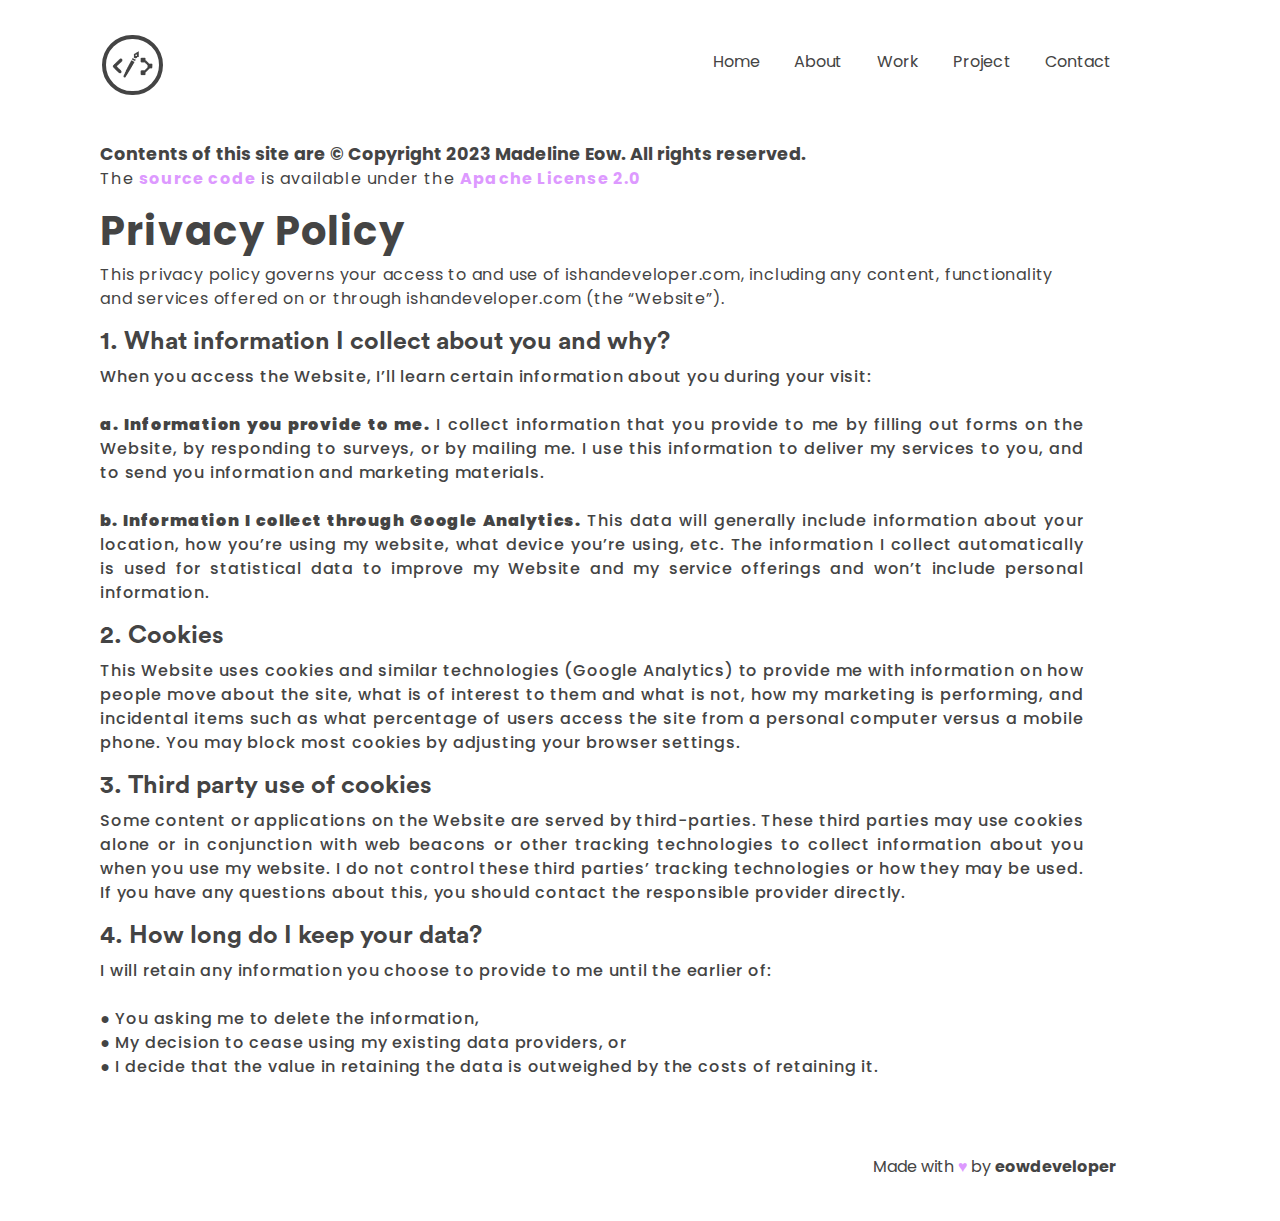
<file: legal.html>
<html>

<head>
    <script async src="https://www.googletagmanager.com/gtag/js?id=UA-159411627-1"></script>
    <script>
        window.dataLayer = window.dataLayer || [];

        function gtag() {
            dataLayer.push(arguments);
        }
        gtag('js', new Date());

        gtag('config', 'UA-159411627-1');
    </script>
    <link rel="stylesheet" href="https://cdnjs.cloudflare.com/ajax/libs/animate.css/3.7.2/animate.min.css">
    <link rel="stylesheet" href="https://stackpath.bootstrapcdn.com/bootstrap/4.4.1/css/bootstrap.min.css">
    <link rel="stylesheet" href="style.css">
    <meta charset="utf-8">
    <meta name="viewport" content="width=device-width, initial-scale=1.0, shrink-to-fit=yes">
    <meta charset="utf-8" />
    <link rel="stylesheet" href="https://use.fontawesome.com/releases/v5.5.0/css/all.css"
        integrity="sha384-B4dIYHKNBt8Bc12p+WXckhzcICo0wtJAoU8YZTY5qE0Id1GSseTk6S+L3BlXeVIU" crossorigin="anonymous">
    <meta name="Description"
        content="Madeline Eow | Full-Stack Developer | UI/UX" />
    <title>Legal | Madeline Eow</title>
    <link rel="icon" type="image/png" href="assets/img/icon.png">
</head>

<body id="legal-body" style="overflow-x: hidden;">
    <div>
        <nav class="nav-desk">
            <center>
                <div class="nav-logo">
                    <a href="homepage.html"><img id="logo" src="assets/img/logo2.png"></a>
                </div>
                <div class="nav-items">
                    <ul>
                        <li><span><a href="homepage.html">Home</a></span></li>
                        <li><span><a href="about.html">About</a></span></li>
                        <li><span><a href="experience.html">Work</a></span></li>
                        <li><span><a href="personal-project.html">Project</a></span></li>
                        <li><span><a href="contact.html">Contact</a></span></li>
                    </ul>
                </div>

            </center>
        </nav>
        <div class="animated fadeIn row" style="width:100vw;animation-duration: 1.5s;">
            <div class="col-md-12" id="left-hero">
                <h1 id="legal-hero" class="hero-tag contact-hero copyright animated fadeInLeft"></h1>
                <p id="legal-hero-des" class="hero-des  animated fadeIn"><b><span class="copyright-legal">Contents of
                            this site are ©
                            Copyright 2023 Madeline Eow. All rights reserved.</b></span><br>
                    The <a class="legal-links" href="https://github.com/eowdeveloper/portfolio">source code</a> is
                    available under the <a class="legal-links"
                        href="https://raw.githubusercontent.com/eowdeveloper/portfolio/master/LICENSE">Apache License
                        2.0</a>
                </p>

                <div class="privacy-policy animated fadeInUp delay-1s">
                    <h1>Privacy Policy</h1>
                    <p>This privacy policy governs your access to and use of ishandeveloper.com, including any content,
                        functionality and services offered on or through ishandeveloper.com (the “Website”).</p>

                    <h2>1. What information I collect about you and why?</h2>
                    <p class="legal-des">When you access the Website, I’ll learn certain information about you during
                        your visit: <br> <br><strong>a. Information you provide to me.</strong> I collect information
                        that you provide to me by filling out forms on the Website, by responding to surveys, or by
                        mailing me. I use this information to deliver my services to you, and to send you information
                        and marketing materials. <br> <br><strong>b. Information I collect through Google
                            Analytics.</strong> This data will generally include information about your location, how
                        you’re using my website, what device you’re using, etc. The information I collect automatically
                        is used for statistical data to improve my Website and my service offerings and won’t include
                        personal information.</p>

                    <h2>2. Cookies</h2>
                    <p class="legal-des">This Website uses cookies and similar technologies (Google Analytics) to
                        provide me with information on how people move about the site, what is of interest to them and
                        what is not, how my marketing is performing, and incidental items such as what percentage of
                        users access the site from a personal computer versus a mobile phone. You may block most cookies
                        by adjusting your browser settings.</p>

                    <h2>3. Third party use of cookies</h2>
                    <p class="legal-des">Some content or applications on the Website are served by third-parties. These
                        third parties may use cookies alone or in conjunction with web beacons or other tracking
                        technologies to collect information about you when you use my website. I do not control these
                        third parties’ tracking technologies or how they may be used. If you have any questions about
                        this, you should contact the responsible provider directly.</p>

                    <h2>4. How long do I keep your data?</h2>
                    <p class="legal-des">I will retain any information you choose to provide to me until the earlier of:
                        <br><br>● You asking me to delete the information,<br>
                        ● My decision to cease using my existing data providers, or<br>
                        ● I decide that the value in retaining the data is outweighed by the costs
                        of retaining it.</p>
                </div>

            </div>


        </div>
        <div class="footer-full animated fadeIn delay-2s">
            <div class="social-icons" style="display: inline;">
                    <a target="_blank" href="mailto:madeline.eow@gmail.com"><i class="fas fa-envelope"></i></a>
                    <a target="_blank" href="tel:6692326942"><i class="fas fa-phone"></i></a>
                    <a target="_blank" href="assets\resume-madeline.pdf"><i class="	fas fa-regular fa-address-card"></i></a>
            </div>
            <div class="footer-credits">
                Made with <span style="color:#dd99ff">♥</span> by <a
                    href="https://github.com/eowdeveloper">eowdeveloper</a>
            </div>
        </div>
    </div>
    <div class="menu-wrap">
        <input type="checkbox" class="toggler">
        <div class="hamburger">
            <div></div>
        </div>
        <div class="menu">
            <div>
                <div>
                    <ul>
                        <li><a href="homepage.html">Home</a></li>
                        <li><a href="about.html">About</a></li>
                        <li><a href="experience.html">Work</a></li>
                        <li><span><a href="personal-project.html">Project</a></span></li>
                        <li><a disabled href="contact.html">Contact</a></li>
                    </ul>
                </div>
            </div>
        </div>
    </div>
</body>

</html>
</file>
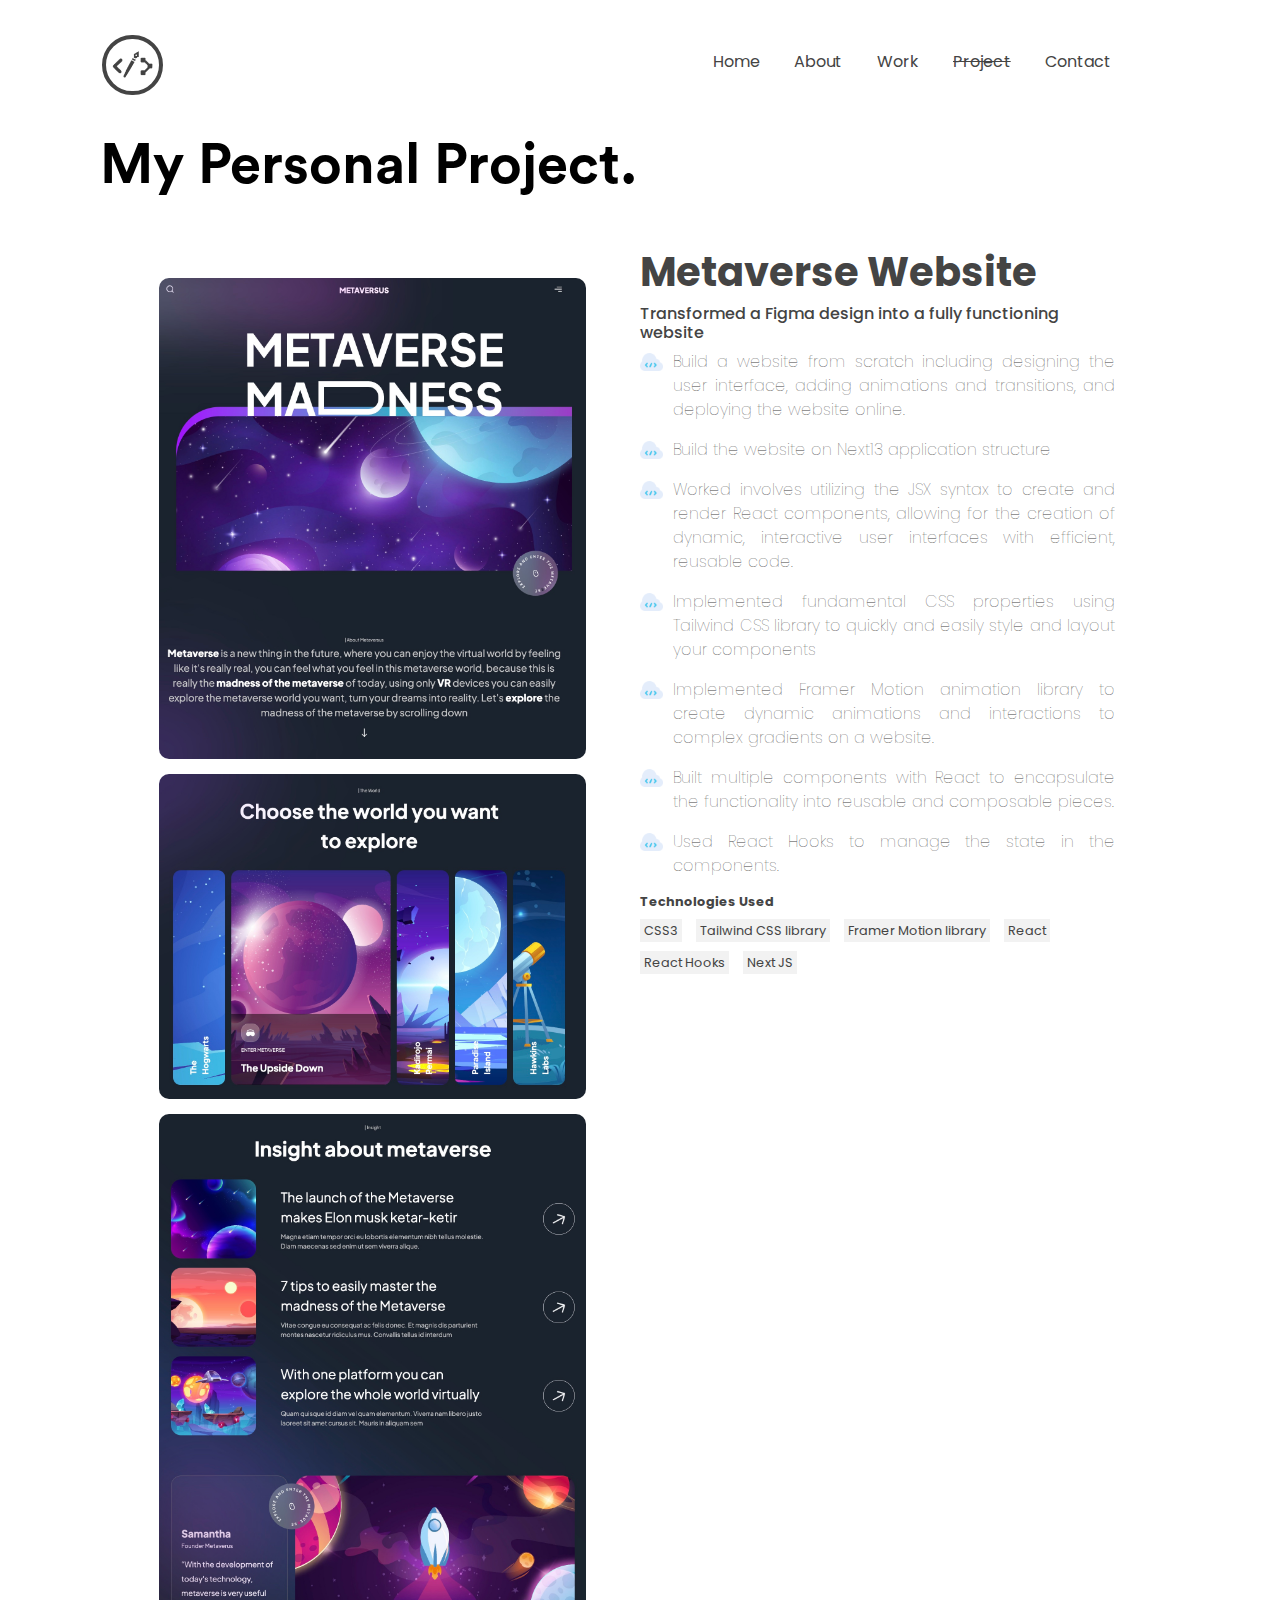
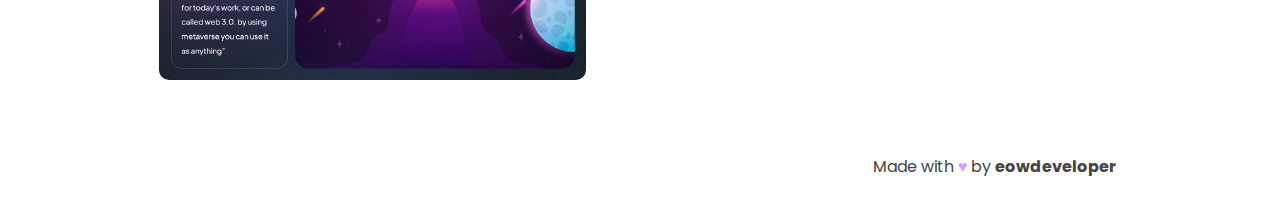
<file: personal-project.html>
<html>

<head>
    <script async src="https://www.googletagmanager.com/gtag/js?id=UA-159411627-1"></script>
    <script>
        window.dataLayer = window.dataLayer || [];

        function gtag() {
            dataLayer.push(arguments);
        }
        gtag('js', new Date());

        gtag('config', 'UA-159411627-1');
    </script>
    <link rel="stylesheet" href="https://cdnjs.cloudflare.com/ajax/libs/animate.css/3.7.2/animate.min.css">
    <link rel="stylesheet" href="https://stackpath.bootstrapcdn.com/bootstrap/4.4.1/css/bootstrap.min.css">
    <link rel="stylesheet" href="style.css">
    <meta charset="utf-8">
    <meta name="viewport" content="width=device-width, initial-scale=1.0, shrink-to-fit=yes">
    <meta charset="utf-8" />
    <link rel="stylesheet" href="https://use.fontawesome.com/releases/v5.5.0/css/all.css"
        integrity="sha384-B4dIYHKNBt8Bc12p+WXckhzcICo0wtJAoU8YZTY5qE0Id1GSseTk6S+L3BlXeVIU" crossorigin="anonymous">
    <meta name="Description"
        content="Madeline Eow | Full-Stack Developer | UI/UX" />
    <title>Personal Project | Madeline Eow</title>
    <link rel="icon" type="image/png" href="assets/img/icon.png">
</head>

<body id="contact-body" style="overflow-x: hidden;">
    <div>
        <nav class="nav-desk">
            <center>
                <div class="nav-logo">
                    <a href="homepage.html"><img id="logo" src="assets/img/logo2.png"></a>
                </div>
                <div class="nav-items">
                    <ul>
                        <li><span><a href="homepage.html">Home</a></span></li>
                        <li><span><a href="about.html">About</a></span></li>
                        <li><span><a href="experience.html">Work</a></span></li>
                        <li><span><a href="#" style="text-decoration: line-through;">Project</a></span></li>
                        <li><span><a href="contact.html">Contact</a></span></li>
                    </ul>
                </div>

            </center>
        </nav>
        <div class=" fadeIn row" style="width:100vw;height:auto;animation-duration: 1.5s;">
            <div class="col-md-12" id="left-hero">
                <h1 class="hero-tag contact-hero  fadeInLeft">My Personal Project.</h1>
            </div>
        </div>
        <!--Content-->
        <div class="animated bounceInUp delay-1s">
            <div class="row" id="work-row">
                <!-- Most recent personal project -->
                <div class="col-md-6 col-sm-12  bounceInLeft delay-2s">
                    <center class="top-spacing">
                        <a href="https://eowdeveloper.github.io/metaverse-website/">
                            <div class="work-hero">
                                <img class="work-hero-img" src="assets/img/work/metaverse1.jpg">
                            </div>
                            <div class="work-hero">
                                <img class="work-hero-img" src="assets/img/work/metaverse2.jpg">
                            </div>
                            <div class="work-hero">
                                <img class="work-hero-img" src="assets/img/work/metaverse3.jpg">
                            </div>
                        </a>
                    </center>
                </div>
                <div class="col-md-6 col-sm-12 bottom-spacing">

                    <div class="work-des ">
                        <div class="experience-container">
                            <div>
                                <a class="link-styling" href="https://eowdeveloper.github.io/metaverse-website/">
                                    <h1>Metaverse Website</h1>
                                </a>
                                <h6>Transformed a Figma design into a fully functioning website</h6>
                            </div>

                        </div>

                        <p class="project-feature">
                            <img src="assets/img/code-icon.png"class="hero-des img-icon fadeIn delay-1s"/>
                            <span>Build a website from scratch including designing the user interface, adding animations and transitions, and deploying the website online.</span>
                        </p>
                        <p class="project-feature">
                            <img src="assets/img/code-icon.png"class="hero-des img-icon fadeIn delay-1s"/>
                            <span>Build the website on Next13 application structure</span>
                        </p>
                        <p class="project-feature">
                            <img src="assets/img/code-icon.png"class="hero-des img-icon fadeIn delay-1s"/>
                            <span>Worked involves utilizing the JSX syntax to create and render React components, allowing for the creation of dynamic, interactive user interfaces with efficient, reusable code.</span>
                        </p>
                        <p class="project-feature">
                            <img src="assets/img/code-icon.png"class="hero-des img-icon fadeIn delay-1s"/>
                            <span>Implemented fundamental CSS properties using Tailwind CSS library to quickly and easily style and layout your components</span>
                        </p>
                        <p class="project-feature">
                            <img src="assets/img/code-icon.png"class="hero-des img-icon fadeIn delay-1s"/>
                            <span>Implemented Framer Motion animation library to create dynamic animations and interactions to complex gradients on a website.</span>
                        </p>
                        <p class="project-feature">
                            <img src="assets/img/code-icon.png"class="hero-des img-icon fadeIn delay-1s"/>
                            <span>Built multiple components with React to encapsulate the functionality into reusable and composable pieces.</span>
                        </p>
                        <p class="project-feature">
                            <img src="assets/img/code-icon.png"class="hero-des img-icon fadeIn delay-1s"/>
                            <span>Used React Hooks to manage the state in the components.</span>
                        </p>

                        <div class="technologies">
                            <h2>Technologies Used</h2>
                            <span class="tech-stack">
                                CSS3
                            </span>
                            <span class="tech-stack">
                                Tailwind CSS library
                            </span>
                            <span class="tech-stack">
                                Framer Motion library
                            </span>
                            <span class="tech-stack">
                                React
                            </span>
                            <span class="tech-stack">
                                React Hooks
                            </span>
                            <span class="tech-stack">
                                Next JS
                            </span>
                        </div>
                    </div>
                </div>
            
        </div>
            <div class="footer-full  fadeIn delay-2s">
                <div id="contact-social" class="social-icons" style="display: inline;">
                    <a target="_blank" href="mailto:madeline.eow@gmail.com"><i class="fas fa-envelope"></i></a>
                    <a target="_blank" href="tel:6692326942"><i class="fas fa-phone"></i></a>
                    <a target="_blank" href="assets\resume-madeline.pdf"><i class="	fas fa-regular fa-address-card"></i></a>
                </div>
                <div class="footer-credits">
                    Made with <span style="color: #dd99ff">♥</span> by <a
                        href="https://github.com/eowdeveloper">eowdeveloper</a>
                </div>
            </div>
        </div>
        <div class="menu-wrap">
            <input type="checkbox" class="toggler">
            <div class="hamburger">
                <div></div>
            </div>
            <div class="menu">
                <div>
                    <div>
                        <ul>
                            <li><a href="homepage.html">Home</a></li>
                            <li><a href="about.html">About</a></li>
                            <li><a href="experience.html">Work</a></li>
                            <li><a disabled href="#" style="text-decoration: line-through;">Project</a></li>
                            <li><a href="contact.html">Contact</a></li>
                        </ul>
                    </div>
                </div>
            </div>
        </div>
</body>

</html>
</file>
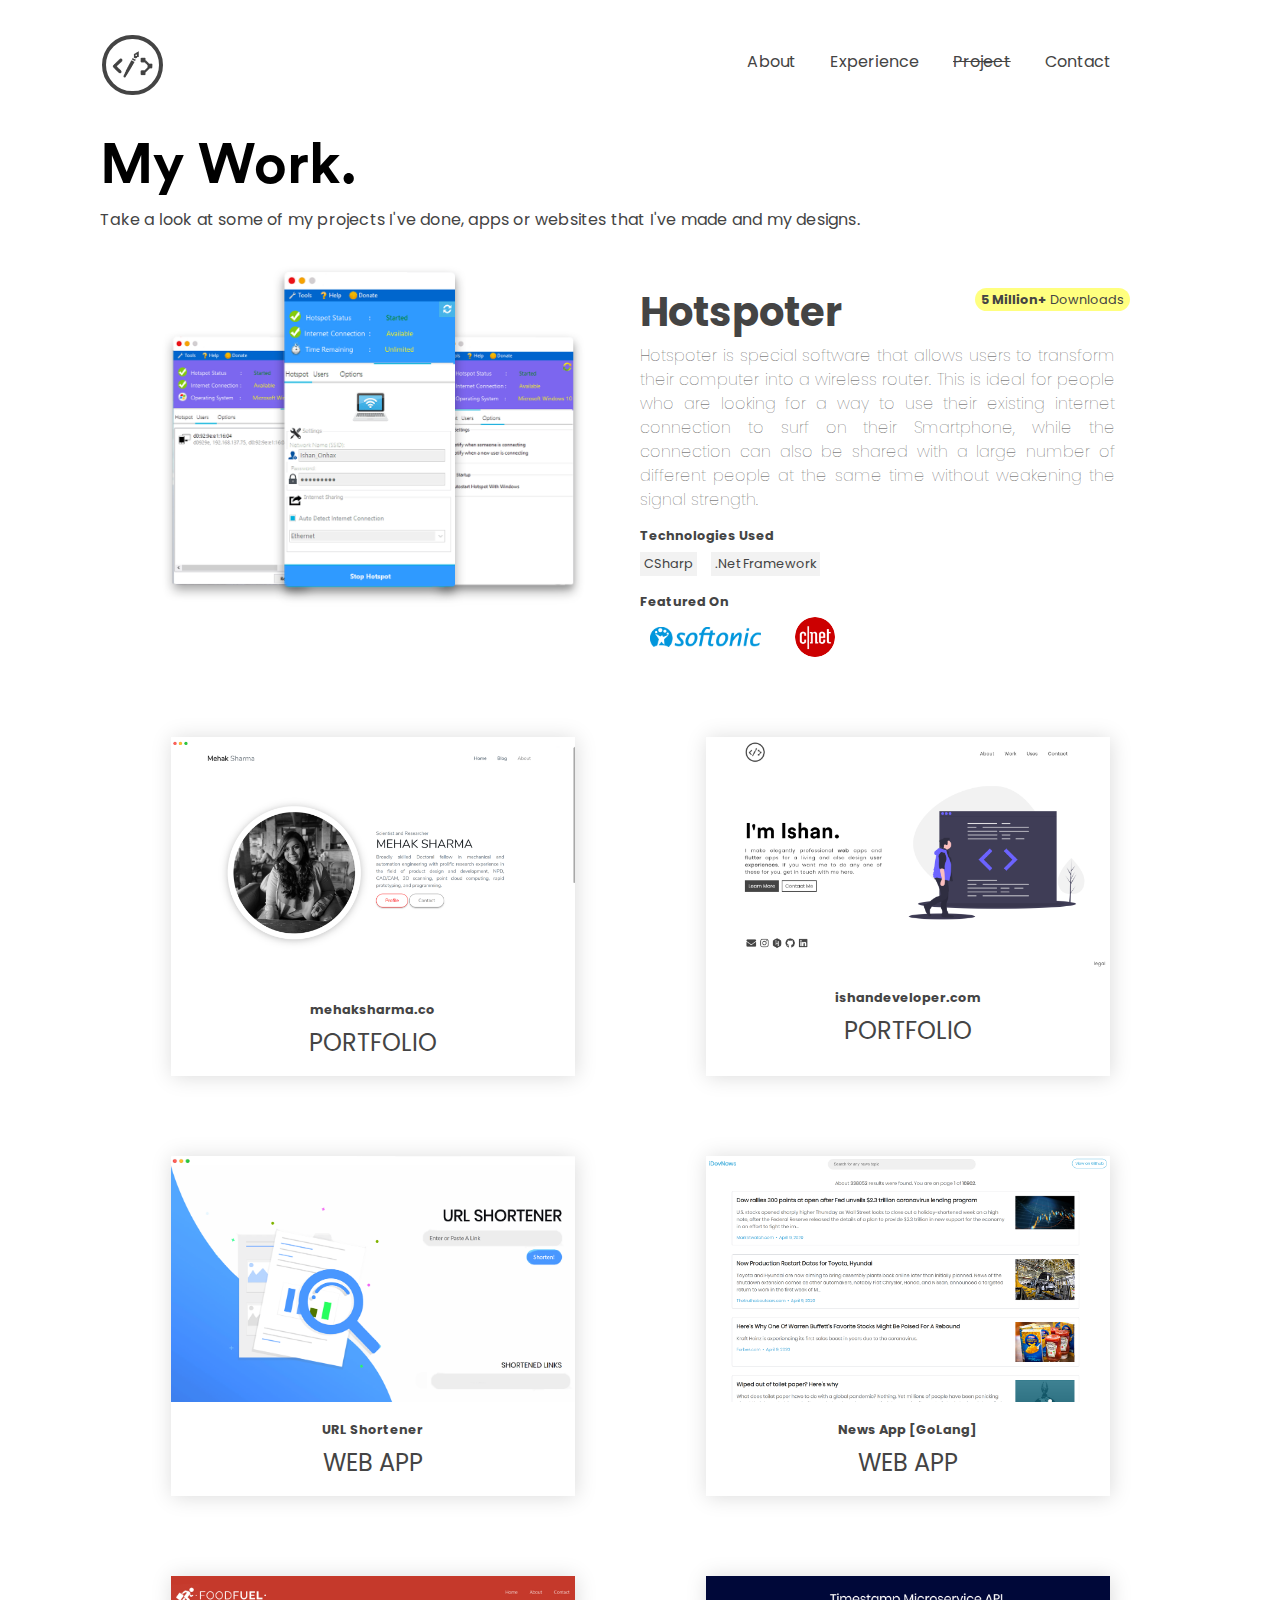
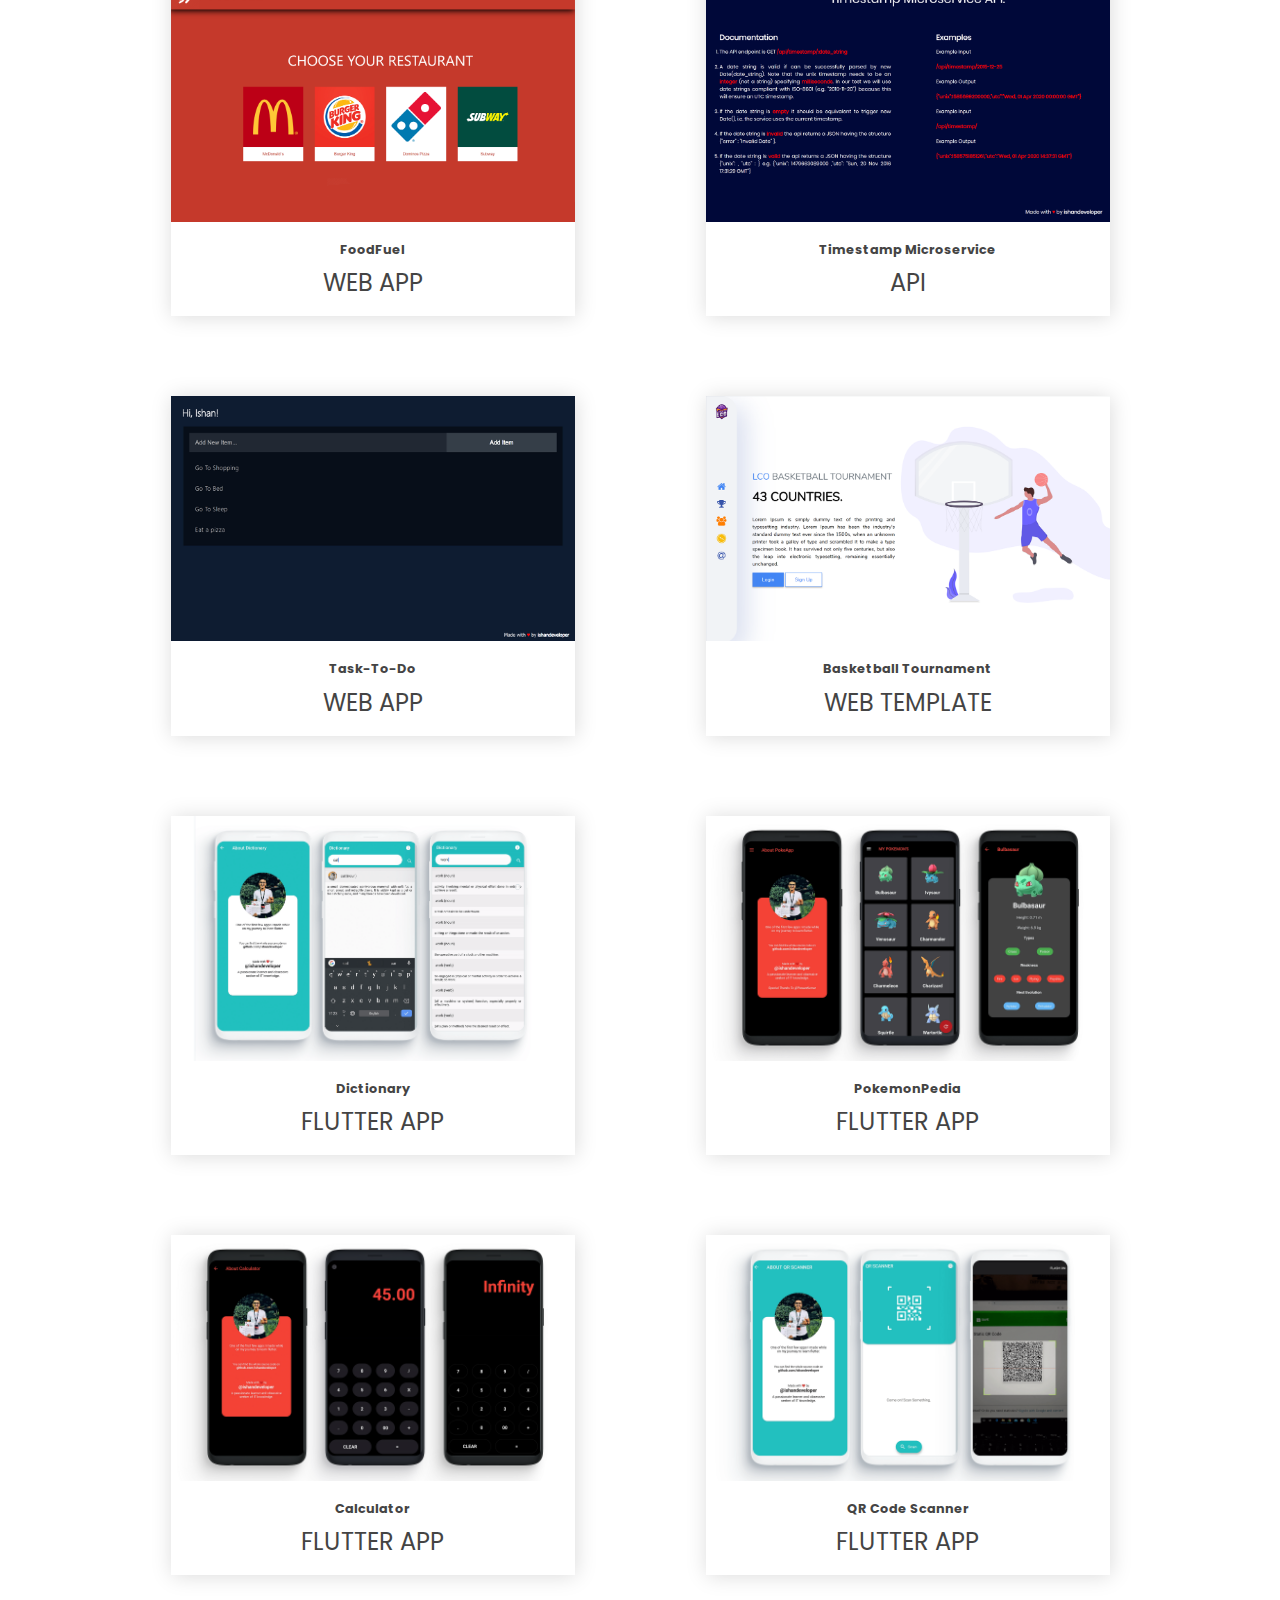
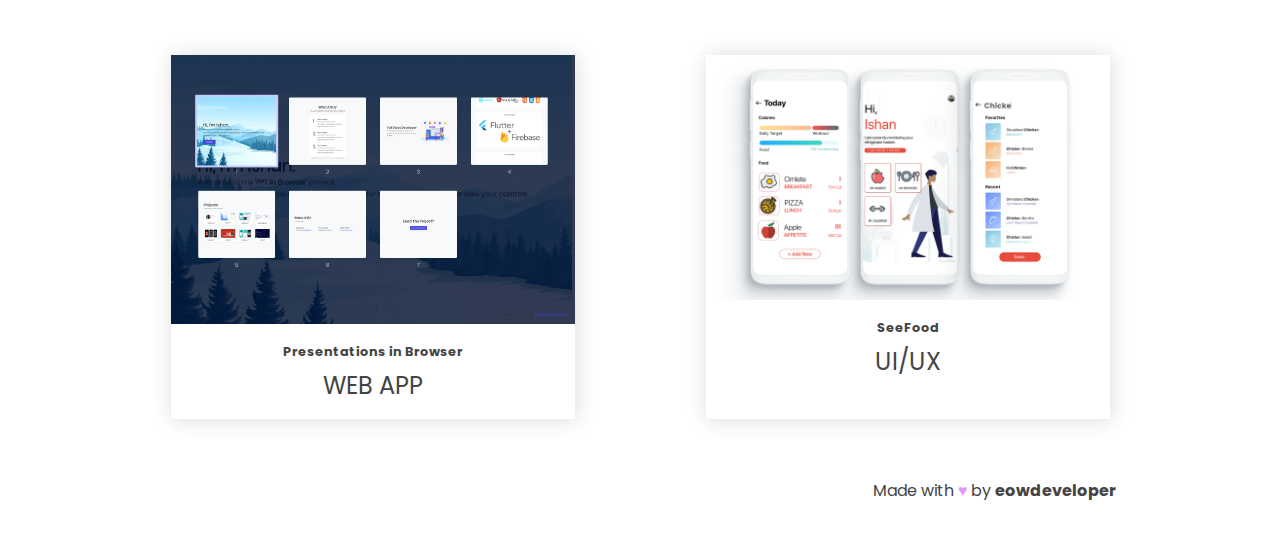
<file: projects.html>
<html>

<head>
    <script async src="https://www.googletagmanager.com/gtag/js?id=UA-159411627-1"></script>
    <script>
        window.dataLayer = window.dataLayer || [];

        function gtag() {
            dataLayer.push(arguments);
        }
        gtag('js', new Date());

        gtag('config', 'UA-159411627-1');
    </script>
    <link rel="stylesheet" href="https://cdnjs.cloudflare.com/ajax/libs/animate.css/3.7.2/animate.min.css">
    <link rel="stylesheet" href="https://stackpath.bootstrapcdn.com/bootstrap/4.4.1/css/bootstrap.min.css">
    <link rel="stylesheet" href="style.css">
    <meta charset="utf-8">
    <meta name="viewport" content="width=device-width, initial-scale=1.0, shrink-to-fit=yes">
    <meta charset="utf-8" />
    <link rel="stylesheet" href="https://use.fontawesome.com/releases/v5.5.0/css/all.css"
        integrity="sha384-B4dIYHKNBt8Bc12p+WXckhzcICo0wtJAoU8YZTY5qE0Id1GSseTk6S+L3BlXeVIU" crossorigin="anonymous">
    <meta name="Description"
        content="Madeline Eow | Full-Stack Developer | UI/UX" />
    <title>Work | Madeline Eow</title>
    <link rel="icon" type="image/png" href="assets/img/icon.png">
</head>

<body id="contact-body" style="overflow-x: hidden;">
    <div>
        <nav class="nav-desk">
            <center>
                <div class="nav-logo">
                    <a href="homepage.html"><img id="logo" src="assets/img/logo2.png"></a>
                </div>
                <div class="nav-items">
                    <ul>
                        <li><span><a href="about.html">About</a></span></li>
                        <li><span><a href="experience.html">Experience</a></span></li>
                        <li><span><a href="#" style="text-decoration: line-through;">Project</a></span></li>
                        <li><span><a href="contact.html">Contact</a></span></li>
                    </ul>
                </div>

            </center>
        </nav>
        <div class=" fadeIn row" style="width:100vw;height:auto;animation-duration: 1.5s;">
            <div class="col-md-12" id="left-hero">
                <h1 class="hero-tag contact-hero  fadeInLeft">My Work.</h1>
                <p class="hero-des contact-des  fadeIn delay-1s">Take a look at some of my projects I've done,
                    apps or websites that I've made and my designs.
                </p>
                <!-- <div class="feedback"><a href="https://d474b570.nolt.io/">Have any feedback or suggestion?</a></div> -->
            </div>
        </div>
        <!--Content-->
        <div class="animated bounceInUp delay-1s">
            <div class="row" id="work-row">
                <div class="col-md-6 col-sm-12  bounceInLeft delay-2s">
                    <center>
                        <div class="work-hero">
                            <img class="work-hero-img" src="assets/img/work/hotspoter/hotspoter-hero.png">
                        </div>
                    </center>
                </div>
                <div class="col-md-6 col-sm-12">

                    <div class="work-des ">
                        <h1>Hotspoter</h1>
                        <center>
                            <div class="project-star-mobile  animated zoomIn delay-2s">
                                <i class="fas fa-trophy"></i> <b>5 Million+</b> Downloads
                            </div>
                        </center>
                        <p>Hotspoter is special software that allows users to transform their computer into a wireless
                            router. This is ideal for people who are looking for a way to use their existing internet
                            connection to surf on their Smartphone, while the connection can also be shared with a large
                            number of different people at the same time without weakening the signal strength.</p>
                        <div class="technologies">
                            <h2>Technologies Used</h2>
                            <span class="tech-stack">
                                CSharp
                            </span>
                            <span class="tech-stack">
                                .Net Framework
                            </span>

                        </div>
                        <div class="technologies featured">
                            <h2>Featured On</h2>
                            <span class="partners">
                                <a target="_blank" href="https://hotspoter.en.softonic.com"><img id="partner-logo"
                                        src="assets/img/work/hotspoter/softonic.png" style="padding:10px;"></a>
                            </span>
                            <span class="partners">
                                <a target="_blank"
                                    href="https://download.cnet.com/Hotspoter/3000-18508_4-76462434.html"><img
                                        id="partner-logo" src="assets/img/work/hotspoter/cnet.png"
                                        style="border-radius: 50%;"></a>
                            </span>



                        </div>

                        <!-- <button class="contact-btn work-read" style="margin:0;">
                            Read More
                        </button> -->
                    </div>
                    <div class="project-star animated zoomIn delay-2s">
                        <i class="fas fa-trophy"></i> <b>5 Million+</b> Downloads
                    </div>
                </div>
            </div>
            <div class="row work-double-row">
                <div class="col-md-6 col-sm-12  bounceInLeft delay-3s">

                    <div class="work-hero-card">

                        <img class="work-card-hero-img" src="assets/img/work/mehak/hero.png">
                        <h1>mehaksharma.co</h1>
                        <div id="work-text">PORTFOLIO</div>
                    </div>

                </div>
                <div class="col-md-6 col-sm-12  bounceInRight delay-3s">
                    <div class="work-hero-card">
                        <img class="work-card-hero-img" src="assets/img/work/ishandeveloper/hero.png">
                        <h1>ishandeveloper.com</h1>
                        <div id="work-text">PORTFOLIO</div>
                    </div>
                </div>
            </div>
            <div class="row work-double-row" id="row-3">
                <div class="col-md-6 col-sm-12  bounceInLeft delay-3s">

                    <div class="work-hero-card">
                        <img class="work-card-hero-img" src="assets/img/work/url/url-bar.png">
                        <h1>URL Shortener</h1>
                        <div id="work-text">WEB APP</div>                        
                    </div>

                </div>
                <div class="col-md-6 col-sm-12  bounceInRight delay-3s">
                    <div class="work-hero-card">

                        <img class="work-card-hero-img" src="assets/img/work/news/hero.png">
                        <h1>News App  [GoLang]</h1>
                        <div id="work-text">WEB APP</div>
                    </div>
                </div>
            </div>
            <div class="row work-double-row" id="row-3">
                <div class="col-md-6 col-sm-12  bounceInLeft delay-3s">

                    <div class="work-hero-card">

                        <img class="work-card-hero-img" src="assets/img/work/foodfuel/food.png">
                        <h1>FoodFuel</h1>
                        <div id="work-text">WEB APP</div>
                    </div>

                </div>
                <div class="col-md-6 col-sm-12  bounceInRight delay-3s">
                    <div class="work-hero-card">

                        <img class="work-card-hero-img" src="assets/img/work/timestamp/hero.png">
                        <h1>Timestamp Microservice</h1>
                        <div id="work-text">API</div>
                    </div>
                </div>
            </div>

            <div class="row work-double-row" id="row-3">
                <div class="col-md-6 col-sm-12  bounceInLeft delay-3s">

                    <div class="work-hero-card">

                        <img class="work-card-hero-img" src="assets/img/work/todo/hero.png">
                        <h1>Task-To-Do</h1>
                        <div id="work-text">WEB APP</div>
                    </div>

                </div>
                <div class="col-md-6 col-sm-12  bounceInRight delay-3s">
                    <div class="work-hero-card">

                        <img class="work-card-hero-img" src="assets/img/work/basketball/hero.png">
                        <h1>Basketball Tournament</h1>
                        <div id="work-text">WEB TEMPLATE</div>
                    </div>
                </div>
            </div>


            <div class="row work-double-row" id="row-3">
                <div class="col-md-6 col-sm-12  bounceInLeft delay-3s">

                    <div class="work-hero-card">

                        <img class="work-card-hero-img" src="assets/img/work/dictionary/hero.png">
                        <h1>Dictionary</h1>
                        <div id="work-text">FLUTTER APP</div>
                    </div>

                </div>
                <div class="col-md-6 col-sm-12  bounceInRight delay-3s">
                    <div class="work-hero-card">

                        <img class="work-card-hero-img" src="assets/img/work/pokemon/hero.png">
                        <h1>PokemonPedia</h1>
                        <div id="work-text">FLUTTER APP</div>
                    </div>
                </div>
            </div>
            
            <div class="row work-double-row" id="row-3">
                <div class="col-md-6 col-sm-12  bounceInLeft delay-3s">

                    <div class="work-hero-card">

                        <img class="work-card-hero-img" src="assets/img/work/calculator/hero.png">
                        <h1>Calculator</h1>
                        <div id="work-text">FLUTTER APP</div>
                    </div>

                </div>
                <div class="col-md-6 col-sm-12  bounceInRight delay-3s">
                    <div class="work-hero-card">

                        <img class="work-card-hero-img" src="assets/img/work/qr/hero.png">
                        <h1>QR Code Scanner</h1>
                        <div id="work-text">FLUTTER APP</div>
                    </div>
                </div>
            </div>
            <div class="row work-double-row" id="row-3">
                <div class="col-md-6 col-sm-12  bounceInLeft delay-3s">

                    <div class="work-hero-card">

                        <img class="work-card-hero-img" src="assets/img/work/ppt/2.png">
                        <h1>Presentations in Browser</h1>
                        <div id="work-text">WEB APP</div>
                    </div>

                </div>
                <div class="col-md-6 col-sm-12  bounceInRight delay-3s">
                    <div class="work-hero-card">

                        <img class="work-card-hero-img" src="assets/img/work/food/hero.png">
                        <h1>SeeFood</h1>
                        <div id="work-text">UI/UX</div>
                    </div>
                </div>
            </div>
            
        </div>
            <div class="footer-full  fadeIn delay-2s">
                <div id="contact-social" class="social-icons" style="display: inline;">
                    <a target="_blank" href="mailto:madeline.eow@gmail.com"><i class="fas fa-envelope"></i></a>
                    <a target="_blank" href="tel:6692326942"><i class="fas fa-phone"></i></a>
                    <a target="_blank" href="assets\resume-madeline.pdf"><i class="	fas fa-user-circle"></i></a>
                </div>
                <div class="footer-credits">
                    Made with <span style="color: #dd99ff">♥</span> by <a
                        href="https://github.com/eowdeveloper">eowdeveloper</a>
                </div>
            </div>
        </div>
        <div class="menu-wrap">
            <input type="checkbox" class="toggler">
            <div class="hamburger">
                <div></div>
            </div>
            <div class="menu">
                <div>
                    <div>
                        <ul>
                            <li><a href="homepage.html">Home</a></li>
                            <li><a href="#">About</a></li>
                            <li><a href="#">Portfolio</a></li>
                            <li><a href="#">Uses</a></li>
                            <li><a disabled href="#" style="text-decoration: line-through;">Contact</a></li>
                        </ul>
                    </div>
                </div>
            </div>
        </div>
</body>

</html>
</file>
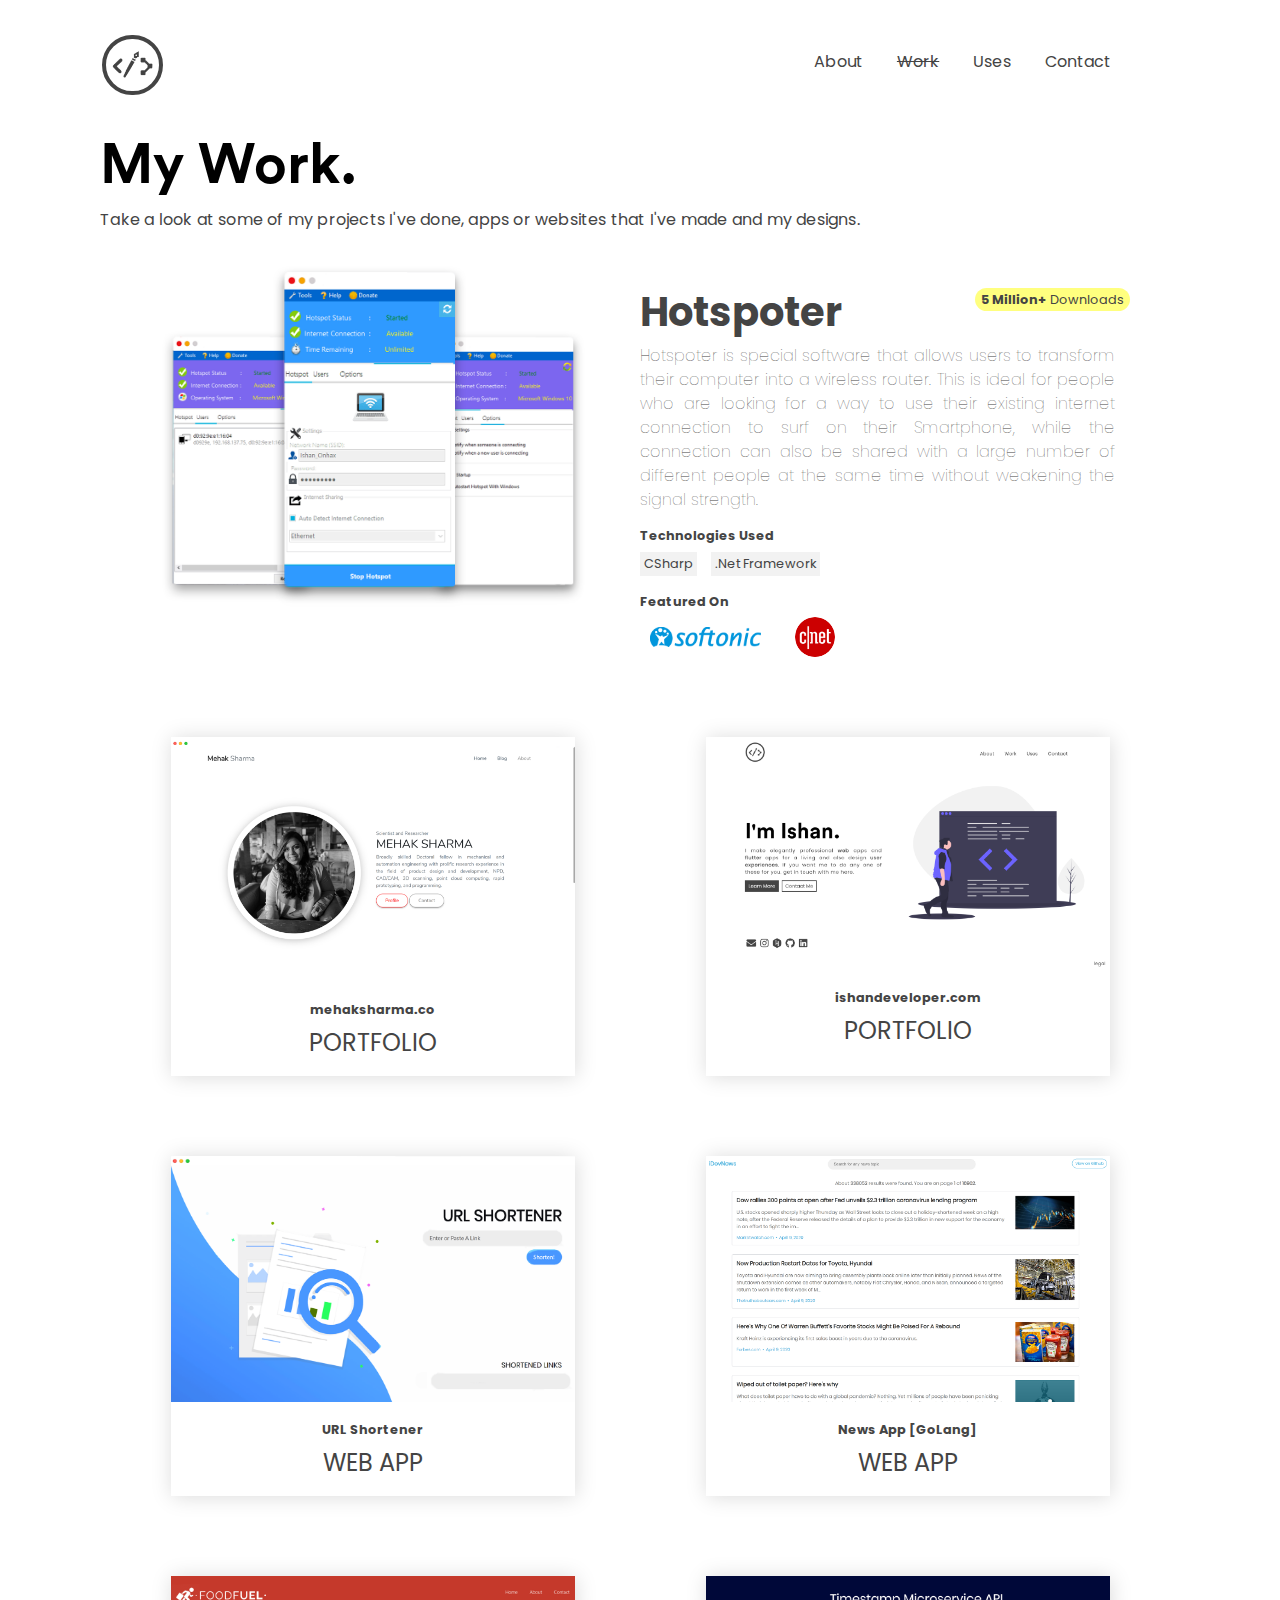
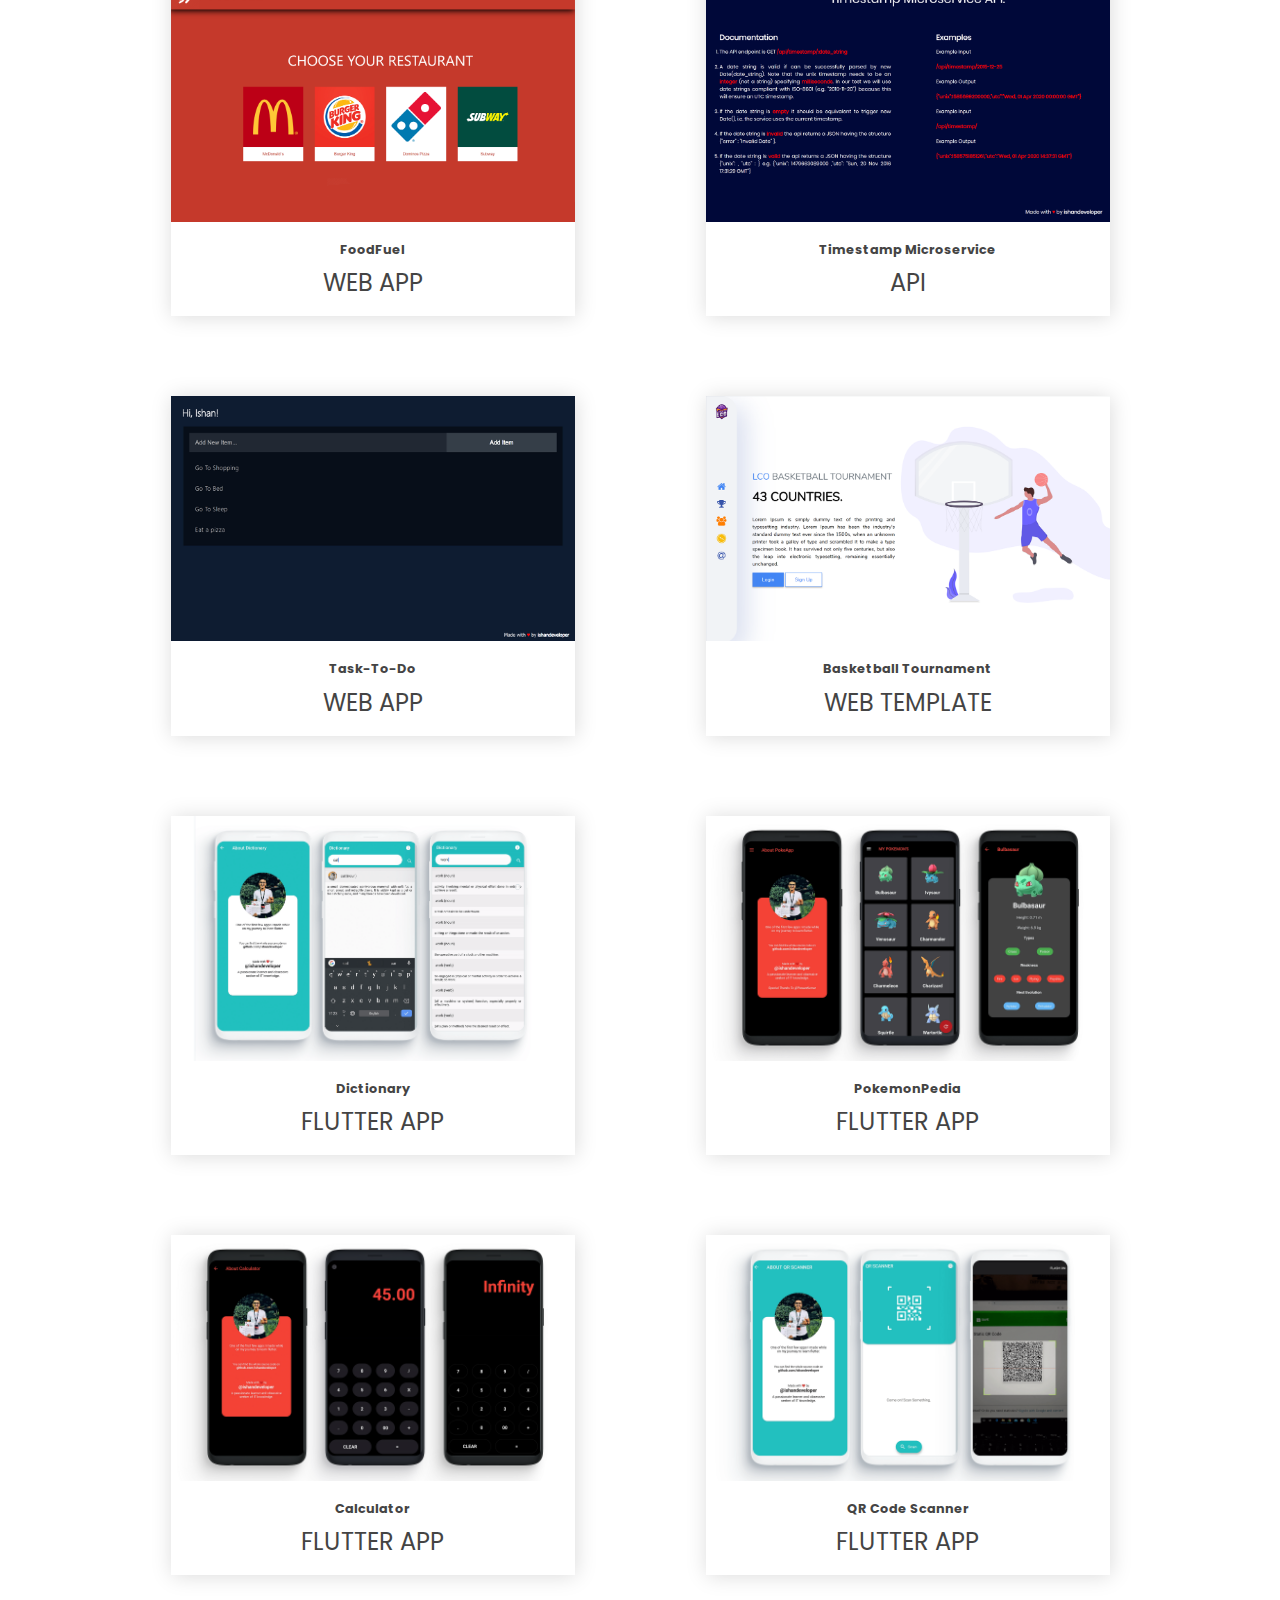
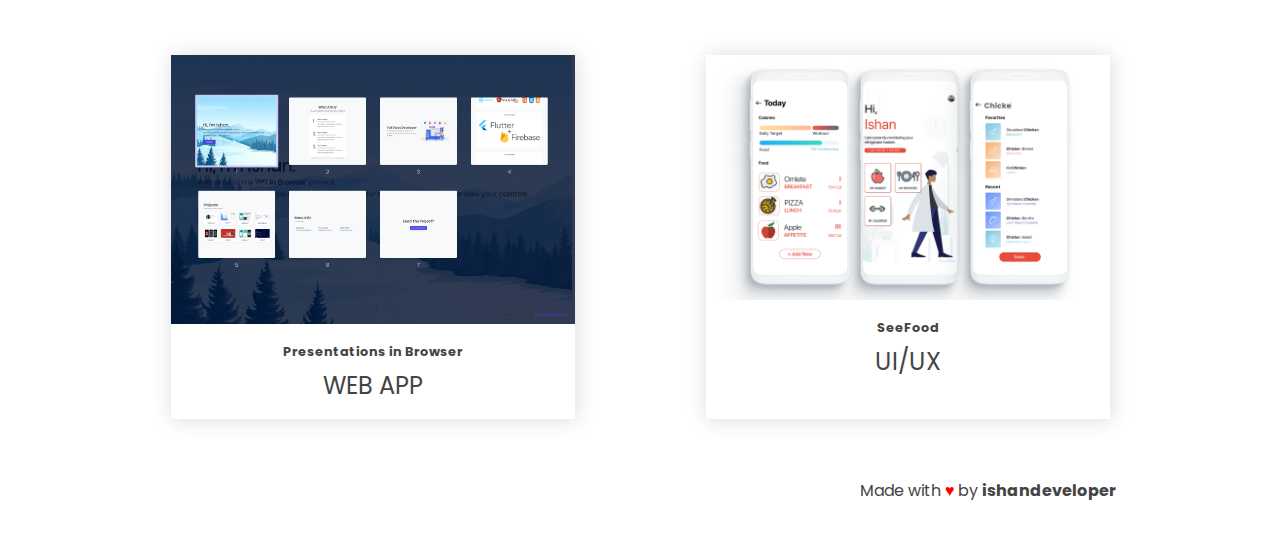
<file: work.html>
<html>

<head>
    <script async src="https://www.googletagmanager.com/gtag/js?id=UA-159411627-1"></script>
    <script>
        window.dataLayer = window.dataLayer || [];

        function gtag() {
            dataLayer.push(arguments);
        }
        gtag('js', new Date());

        gtag('config', 'UA-159411627-1');
    </script>
    <link rel="stylesheet" href="https://cdnjs.cloudflare.com/ajax/libs/animate.css/3.7.2/animate.min.css">
    <link rel="stylesheet" href="https://stackpath.bootstrapcdn.com/bootstrap/4.4.1/css/bootstrap.min.css">
    <link rel="stylesheet" href="style.css">
    <meta charset="utf-8">
    <meta name="viewport" content="width=device-width, initial-scale=1.0, shrink-to-fit=yes">
    <meta charset="utf-8" />
    <link rel="stylesheet" href="https://use.fontawesome.com/releases/v5.5.0/css/all.css"
        integrity="sha384-B4dIYHKNBt8Bc12p+WXckhzcICo0wtJAoU8YZTY5qE0Id1GSseTk6S+L3BlXeVIU" crossorigin="anonymous">
    <meta name="Description"
        content="Madeline Eow eowdeveloper www.eowdeveloper.com UI/UX | React Developer | Web Developer" />
    <title>Work | Madeline Eow</title>
    <link rel="icon" type="image/png" href="assets/img/icon.png">
</head>

<body id="contact-body" style="overflow-x: hidden;">
    <div>
        <nav class="nav-desk">
            <center>
                <div class="nav-logo">
                    <a href="index.html"><img id="logo" src="assets/img/logo2.png"></a>
                </div>
                <div class="nav-items">
                    <ul>
                        <li><span><a href="about.html">About</a></span></li>
                        <li><span><a href="#" style="text-decoration: line-through;">Work</a></span></li>
                        <li><span><a href="uses.html">Uses</a></span></li>
                        <li><span><a href="contact.html">Contact</a></span></li>
                    </ul>
                </div>

            </center>
        </nav>
        <div class=" fadeIn row" style="width:100vw;height:auto;animation-duration: 1.5s;">
            <div class="col-md-12" id="left-hero">
                <h1 class="hero-tag contact-hero  fadeInLeft">My Work.</h1>
                <p class="hero-des contact-des  fadeIn delay-1s">Take a look at some of my projects I've done,
                    apps or websites that I've made and my designs.
                </p>
                <!-- <div class="feedback"><a href="https://d474b570.nolt.io/">Have any feedback or suggestion?</a></div> -->
            </div>
        </div>
        <!--Content-->
        <div class="animated bounceInUp delay-1s">
            <div class="row" id="work-row">
                <div class="col-md-6 col-sm-12  bounceInLeft delay-2s">
                    <center>
                        <div class="work-hero">
                            <img class="work-hero-img" src="assets/img/work/hotspoter/hotspoter-hero.png">
                        </div>
                    </center>
                </div>
                <div class="col-md-6 col-sm-12">

                    <div class="work-des ">
                        <h1>Hotspoter</h1>
                        <center>
                            <div class="project-star-mobile  animated zoomIn delay-2s">
                                <i class="fas fa-trophy"></i> <b>5 Million+</b> Downloads
                            </div>
                        </center>
                        <p>Hotspoter is special software that allows users to transform their computer into a wireless
                            router. This is ideal for people who are looking for a way to use their existing internet
                            connection to surf on their Smartphone, while the connection can also be shared with a large
                            number of different people at the same time without weakening the signal strength.</p>
                        <div class="technologies">
                            <h2>Technologies Used</h2>
                            <span class="tech-stack">
                                CSharp
                            </span>
                            <span class="tech-stack">
                                .Net Framework
                            </span>

                        </div>
                        <div class="technologies featured">
                            <h2>Featured On</h2>
                            <span class="partners">
                                <a target="_blank" href="https://hotspoter.en.softonic.com"><img id="partner-logo"
                                        src="assets/img/work/hotspoter/softonic.png" style="padding:10px;"></a>
                            </span>
                            <span class="partners">
                                <a target="_blank"
                                    href="https://download.cnet.com/Hotspoter/3000-18508_4-76462434.html"><img
                                        id="partner-logo" src="assets/img/work/hotspoter/cnet.png"
                                        style="border-radius: 50%;"></a>
                            </span>



                        </div>

                        <!-- <button class="contact-btn work-read" style="margin:0;">
                            Read More
                        </button> -->
                    </div>
                    <div class="project-star animated zoomIn delay-2s">
                        <i class="fas fa-trophy"></i> <b>5 Million+</b> Downloads
                    </div>
                </div>
            </div>
            <div class="row work-double-row">
                <div class="col-md-6 col-sm-12  bounceInLeft delay-3s">

                    <div class="work-hero-card">

                        <img class="work-card-hero-img" src="assets/img/work/mehak/hero.png">
                        <h1>mehaksharma.co</h1>
                        <div id="work-text">PORTFOLIO</div>
                    </div>

                </div>
                <div class="col-md-6 col-sm-12  bounceInRight delay-3s">
                    <div class="work-hero-card">
                        <img class="work-card-hero-img" src="assets/img/work/ishandeveloper/hero.png">
                        <h1>ishandeveloper.com</h1>
                        <div id="work-text">PORTFOLIO</div>
                    </div>
                </div>
            </div>
            <div class="row work-double-row" id="row-3">
                <div class="col-md-6 col-sm-12  bounceInLeft delay-3s">

                    <div class="work-hero-card">
                        <img class="work-card-hero-img" src="assets/img/work/url/url-bar.png">
                        <h1>URL Shortener</h1>
                        <div id="work-text">WEB APP</div>                        
                    </div>

                </div>
                <div class="col-md-6 col-sm-12  bounceInRight delay-3s">
                    <div class="work-hero-card">

                        <img class="work-card-hero-img" src="assets/img/work/news/hero.png">
                        <h1>News App  [GoLang]</h1>
                        <div id="work-text">WEB APP</div>
                    </div>
                </div>
            </div>
            <div class="row work-double-row" id="row-3">
                <div class="col-md-6 col-sm-12  bounceInLeft delay-3s">

                    <div class="work-hero-card">

                        <img class="work-card-hero-img" src="assets/img/work/foodfuel/food.png">
                        <h1>FoodFuel</h1>
                        <div id="work-text">WEB APP</div>
                    </div>

                </div>
                <div class="col-md-6 col-sm-12  bounceInRight delay-3s">
                    <div class="work-hero-card">

                        <img class="work-card-hero-img" src="assets/img/work/timestamp/hero.png">
                        <h1>Timestamp Microservice</h1>
                        <div id="work-text">API</div>
                    </div>
                </div>
            </div>

            <div class="row work-double-row" id="row-3">
                <div class="col-md-6 col-sm-12  bounceInLeft delay-3s">

                    <div class="work-hero-card">

                        <img class="work-card-hero-img" src="assets/img/work/todo/hero.png">
                        <h1>Task-To-Do</h1>
                        <div id="work-text">WEB APP</div>
                    </div>

                </div>
                <div class="col-md-6 col-sm-12  bounceInRight delay-3s">
                    <div class="work-hero-card">

                        <img class="work-card-hero-img" src="assets/img/work/basketball/hero.png">
                        <h1>Basketball Tournament</h1>
                        <div id="work-text">WEB TEMPLATE</div>
                    </div>
                </div>
            </div>


            <div class="row work-double-row" id="row-3">
                <div class="col-md-6 col-sm-12  bounceInLeft delay-3s">

                    <div class="work-hero-card">

                        <img class="work-card-hero-img" src="assets/img/work/dictionary/hero.png">
                        <h1>Dictionary</h1>
                        <div id="work-text">FLUTTER APP</div>
                    </div>

                </div>
                <div class="col-md-6 col-sm-12  bounceInRight delay-3s">
                    <div class="work-hero-card">

                        <img class="work-card-hero-img" src="assets/img/work/pokemon/hero.png">
                        <h1>PokemonPedia</h1>
                        <div id="work-text">FLUTTER APP</div>
                    </div>
                </div>
            </div>
            
            <div class="row work-double-row" id="row-3">
                <div class="col-md-6 col-sm-12  bounceInLeft delay-3s">

                    <div class="work-hero-card">

                        <img class="work-card-hero-img" src="assets/img/work/calculator/hero.png">
                        <h1>Calculator</h1>
                        <div id="work-text">FLUTTER APP</div>
                    </div>

                </div>
                <div class="col-md-6 col-sm-12  bounceInRight delay-3s">
                    <div class="work-hero-card">

                        <img class="work-card-hero-img" src="assets/img/work/qr/hero.png">
                        <h1>QR Code Scanner</h1>
                        <div id="work-text">FLUTTER APP</div>
                    </div>
                </div>
            </div>
            <div class="row work-double-row" id="row-3">
                <div class="col-md-6 col-sm-12  bounceInLeft delay-3s">

                    <div class="work-hero-card">

                        <img class="work-card-hero-img" src="assets/img/work/ppt/2.png">
                        <h1>Presentations in Browser</h1>
                        <div id="work-text">WEB APP</div>
                    </div>

                </div>
                <div class="col-md-6 col-sm-12  bounceInRight delay-3s">
                    <div class="work-hero-card">

                        <img class="work-card-hero-img" src="assets/img/work/food/hero.png">
                        <h1>SeeFood</h1>
                        <div id="work-text">UI/UX</div>
                    </div>
                </div>
            </div>
            
        </div>
            <div class="footer-full  fadeIn delay-2s">
                <div id="contact-social" class="social-icons" style="display: inline;">
                    <a target="_blank" href="mailto:ishandeveloper@outlook.com"><i class="fas fa-envelope"></i></a>
                    <a target="_blank" href="https://instagram.com/developer.ishan"><i class="fab fa-instagram"></i></a>
                    <a target="_blank" href="https://hackerrank.com/ishandeveloper"><i
                            class="fab fa-hackerrank"></i></a>
                    <a target="_blank" href="https://github.com/ishandeveloper"><i class="fab fa-github"></i></a>
                    <a target="_blank" href="https://linkedin.com/in/ishandeveloper"><i class="fab fa-linkedin"></i></a>
                </div>
                <div class="footer-credits">
                    Made with <span style="color:red">♥</span> by <a
                        href="https://github.com/ishandeveloper">ishandeveloper</a>
                </div>
            </div>
        </div>
        <div class="menu-wrap">
            <input type="checkbox" class="toggler">
            <div class="hamburger">
                <div></div>
            </div>
            <div class="menu">
                <div>
                    <div>
                        <ul>
                            <li><a href="index.html">Home</a></li>
                            <li><a href="#">About</a></li>
                            <li><a href="#">Portfolio</a></li>
                            <li><a href="#">Uses</a></li>
                            <li><a disabled href="#" style="text-decoration: line-through;">Contact</a></li>
                        </ul>
                    </div>
                </div>
            </div>
        </div>
</body>

</html>
</file>
<file: style.css>
@import url('https://fonts.googleapis.com/css?family=Poppins&display=swap');

@font-face {
    font-family: CircularStd;
    src: url(assets/fonts/CircularStd-Bold.eot);
    src: url("assets/fonts/CircularStd-Bold.eot?#iefix") format("embedded-opentype"), url("assets/fonts/CircularStd-Bold.woff") format("woff"), url("assets/fonts/CircularStd-Bold.ttf") format("truetype"), url("assets/fonts/CircularStd-Bold.svg#bcc26993292869431e54c666aafa8fcd") format("svg");
}

:root {
    --primary-color: none;
    --overlay-color: rgba(255, 255, 255, 0.9);
    --menu-speed: 0.75s;
    --light-text-color: #444;
    --black-color: #000;
    --white-color: #fff;
    --hero-color: black;
}
.work-hero-card{
    display: block;
    margin:0 auto;
    width:80%;
    background: #fff;
    align-items: center;
    padding:0;
    /* border-radius: 10px; */
    padding-bottom: 15px;
    /* border:1px solid #44444450; */
    box-shadow: 1px 1px 20px #00000025;
    cursor: pointer;
    transition: all 1s;
    height: 100%;
    
}
#work-text{
    text-align: center;
    font-size: 1.5em;
}
.work-hero-card h1{
    padding-top: 20px;
    text-align: center;
    font-size: 0.8em;
    font-weight: bold;
}
.work-hero-card:hover{
    width:85%;
    box-shadow: 0px 0px 20px #88888875;
    animation:zoom 1s;
    /* filter: none; */
}
.work-card-hero-img{
    width:100%;
    display: block;
    /* border:1px solid #44444450; */
    /* border-radius: 10px; */
    border-bottom: none;
    margin:0 auto;
    left:0;
    right: 0;
}
.work-double-row{
    padding-left:120px;
    padding-right: 120px;
    margin-top: 80px;
}
.project-star {
    position: absolute;
    background: #ffff0080;
    border-radius: 50px;
    padding: 2px 6px;
    font-size: 0.8em;
    top: 40px;
    right: 0;
}

.project-star-mobile {
    display: none;
    background: #ffff0080;
    border-radius: 50px;
    padding: 2px 6px;
    width: 50%;
    margin-bottom: 10px;
    text-align: center;
    font-size: 0.8em;

}

#work-row {
    padding-left: 135px;
    padding-right: 135px;
    width: 100vw;
}

.work-hero {
    /* border:2px solid #444; */
    border-radius: 10px;
    /* box-shadow: 0px 0px 5px #444; */
    width: 90%;
    transition: width 1s;
}

.work-hero:hover{
    width: 95%;
}

.work-des {
    padding-top: 40px;

}

.work-des h1 {
    font-weight: bold;
}

.work-des p {
    text-align: justify;
    font-weight: 100;
}

.work-hero-img {
    width: 100%;
    border-radius: 10px;
    margin-bottom: 15px;
}

.technologies h2 {
    font-size: 0.8em;
    font-weight: bold;
}

.tech-stack {
    cursor: pointer;
    margin-right: 10px;
    background: #f2f2f2;
    padding: 2px 4px;
    font-size: 0.8em;
    transition: background 1s;
}


.tech-stack:hover {
    background: #f7e6ff;
}

.featured {
    margin-top: 10px;
}

.partners {
    /* background:#f2f2f2; */
    height: 50px;
    margin-right: 20px;
}

#partner-logo {
    height: 40px;
    cursor: pointer;
    transition: all 1s;
}

#partner-logo:hover {
    box-shadow: 0px 0px 10px #444;
}

.work-read {
    float: right;
    font-size: 0.8em;
}

.work-read:hover {
    background: #444;
    color: white !important;
    border: 2px solid #444 !important;
}

body {
    font-family: 'Poppins', sans-serif;
    color: var(--light-text-color);
    overflow-x: hidden;
}

.comingsoon h1 {
    font-size: 3em;
}

.comingsoon {
    position: absolute;
    margin: auto;
    top: 0;
    /* background: white; */
    text-align: center;
    right: 0;
    bottom: 0;
    left: 0;
    /* width: 40em; */
    height: 10em;
    animation: opac 0.1s ease-in-out 5;
}

.comingsoon a {
    color: #444;
    font-weight: bold;
    text-decoration: none;
    transition: font-size 1s;
}

.comingsoon a:hover {
    color: #dd99ff;
    font-size: 1.5em;
}

.social-icons a {
    color: var(--light-text-color);
    text-decoration: none;
    transition: all 1s;
}

.social-icons a:hover {
    color: #dd99ff;
}

li span a {
    color: #444;
    text-decoration: none;

}

li span a:hover {
    color: #444;
    text-decoration: none;
}

.copyright-legal {
    font-size: 1.1em;
    color: #444;
    letter-spacing: 0px;
    text-align: left;
}

.legal-links {
    text-decoration: none;
    font-weight: bold;
    color: #dd99ff;
    transition: all 1s;
}

.legal-links:hover {
    text-decoration: none;
    color: #dd99ff;
}

.legal a,
.legal a:hover,
.legal a:active {
    color: #444;
    text-decoration: none;
}

.privacy-policy h1 {
    font-size: 2.5em;
    /* font-family: 'CircularStd'; */
    font-weight: bold;
    letter-spacing: 0.1rem;
}

.privacy-policy h2 {
    font-size: 25px;
    font-family: 'CircularStd';
    /* letter-spacing: 0.1rem; */
}

.legal-des {
    text-align: justify;
    font-weight: 500;
}

.legal-des strong {
    /* font-size: 1.1em; */
    font-weight: 900;
}

.privacy-policy p {
    padding-right: 13vw;
    letter-spacing: 0.8px;
}

.nav-desk {
    height: 10vh;
    /* position: fixed; */
    display: block;
    width: 80vw;
    margin: auto;

    margin-top: 20px;    
    margin-left: 8%;
    left: 0;
    right: 0;
    /* background: black; */
}

.nav-logo {
    padding-top: 10px;
    height: 95%;
    float: left;
}

.menu-wrap {
    position: fixed;
    top: 50px;
    right: 50px;
    z-index: 1;
    display: none;
}

.menu-wrap .toggler {
    position: absolute;
    top: 0px;
    right: 0;
    z-index: 2;
    cursor: pointer;
    width: 50px;
    height: 50px;
    opacity: 0;
}

.menu-wrap .hamburger {
    position: absolute;
    top: 0;
    right: 0;
    z-index: 1;
    width: 60px;
    height: 60px;
    padding: 1rem;
    background: var(--primary-color);
    display: flex;
    align-items: center;
    justify-content: center;
}

/* Hamburger Line */
.menu-wrap .hamburger>div {
    position: relative;
    flex: none;
    width: 100%;
    height: 2px;
    z-index: 1;
    background: black;
    display: flex;
    align-items: center;
    justify-content: center;
    transition: all 0.4s ease;
}

/* Hamburger Lines - Top & Bottom */
.menu-wrap .hamburger>div::before,
.menu-wrap .hamburger>div::after {
    content: '';
    position: absolute;
    z-index: 1;
    top: -10px;
    width: 100%;
    height: 2px;
    background: inherit;
}

/* Moves Line Down */
.menu-wrap .hamburger>div::after {
    top: 10px;
}

/* Toggler Animation */
.menu-wrap .toggler:checked+.hamburger>div {
    transform: rotate(135deg);
}

/* Turns Lines Into X */
.menu-wrap .toggler:checked+.hamburger>div:before,
.menu-wrap .toggler:checked+.hamburger>div:after {
    top: 0;
    transform: rotate(90deg);
}

/* Rotate On Hover When Checked */
.menu-wrap .toggler:checked:hover+.hamburger>div {
    transform: rotate(225deg);
}

/* Show Menu */
.menu-wrap .toggler:checked~.menu {
    visibility: visible;
}

.menu-wrap .toggler:checked~.menu>div {
    transform: scale(1);
    transition-duration: var(--menu-speed);
}

.menu-wrap .toggler:checked~.menu>div>div {
    opacity: 1;
    transition: opacity 0.4s ease 0.4s;
}

.menu-wrap .menu {
    position: fixed;
    top: 0;
    right: 0;
    width: 100%;
    height: 100%;
    z-index: 1;
    visibility: hidden;
    overflow: hidden;
    display: flex;
    align-items: center;
    justify-content: center;
}

.menu-wrap .menu>div {
    background: var(--overlay-color);
    border-radius: 50%;
    width: 200vw;
    height: 200vw;
    display: flex;
    flex: none;
    align-items: center;
    justify-content: center;
    transform: scale(0);
    transition: all 0.4s ease;
}

.menu-wrap .menu>div>div {
    text-align: center;
    max-width: 90vw;
    max-height: 100vh;
    opacity: 0;
    transition: opacity 0.4s ease;
}

.menu-wrap .menu>div>div>ul>li {
    list-style: none;
    color: var(--white-color);
    font-size: 1.5rem;
    padding: 1rem;
}

.menu-wrap .menu>div>div>ul>li>a {
    color: inherit;
    text-decoration: none;
    transition: color 0.4s ease;
}


.legal {
    position: absolute;
    bottom: 25px;
    right: 25px;
}


.hero-tag {
    margin-top: 20vh;
    text-align: left;
    font-size: 4.5em;
    font-weight: bold;
    color: var(--hero-color);
    font-family: 'CircularStd', sans-serif;
}

.about-hero {
    margin-top: 0vh;
    font-size: 2.5em;
    padding-top: 1%;
    padding-left: 8%;
}

.summary-hero {
    margin-top: 0vh;
    font-size: 2.5em;
}

.contact-hero {
    margin-top: 0vh;
    font-size: 3.5em;
}

.about-hero {
    margin-top: 0vh;
    padding-left: 0;
    font-size: 3em;
}

.skill-hero {
    margin-top: 0;
    padding-top: 0;
    padding-left: 9%;
    font-size: 3em;
}

.hero-des {
    padding-right: 60px;
    text-align: justify;
    /* font-weight: 800; */
    letter-spacing: 1.2;
}

.contact-des {
    letter-spacing: 0.2;
}

.bottom-spacing {
    margin-bottom: 1.5%;
}

.top-spacing{
    display: inline-block;
    margin-top: 70px;
}

.input-container {
    padding: 10px 0px;
}

.form-group {
    margin-bottom: 1rem;
}

label {
    display: inline-block;
    margin-bottom: 0.5rem;
}

.form-control {
    height: calc(2.25rem + 2px);
    padding: .5rem .75rem;
    width: 90%;
    font-size: 1rem;
    line-height: 1.5;
    color: #495057;
    background: none;
    border: none;
    border-bottom: 2px solid #444;
    border-radius: 0rem;
    transition: all .5s ease-in-out;
    outline: none;
}

.form-control:focus {
    outline: none;
    border-bottom: 2px solid #dd99ff;
    box-shadow: none;
}

.form-control:hover {
    background: whitesmoke;
}

/* input:focus, textarea:focus, select:focus{
    outline: none;
} */
.learn-btn {
    padding: 5px 10px;
    background: var(--light-text-color);
    color: white;
    border: 2px solid var(--light-text-color);
    letter-spacing: 0.1;
    transition: all 1s;
}

.contact-des a {
    text-decoration: none;
    color: #444;
    transition: color 1s;
}

.contact-des a:hover {
    color: #dd99ff;
}

.learn-btn:hover {
    background: #dd99ff;
    border: 2px solid #dd99ff;
}

.contact-btn {
    margin-left: 6px;
    padding: 5px 10px;
    color: var(--light-text-color);
    background: none;
    border: 2px solid var(--light-text-color);
    transition: all 1s;
}

.contact-btn:hover {
    color: #dd99ff;
    border: 2px solid #dd99ff;
}

#hero-img {
    padding-top: 3%;
    width: 90%;
}

.img-icon {
    width: 22%;
    padding-right: 8%;
}

#left-hero {
    padding-top: 1%;
    padding-left: 9%;
}

.experience-feature{
    display: flex;
    flex-direction: row;
}

p.experience-feature img{
    display: block;
    width: 7%;
    height: 7%;
    padding: 0;
    padding-top: 2px;
    padding-right: 10px;
}

.project-feature{
    display: flex;
    flex-direction: row;
}

p.project-feature img{
    display: block;
    width: 7%;
    height: 7%;
    padding: 0;
    padding-right: 10px;
}

span.tech-stack{
    display:inline-block;
    margin-bottom: 8px;
}

.experience-container{
    display: flex;
    flex-direction: row;
    justify-content: space-between;
    align-items: flex-end;
}

.experience-small-detail{
    float: right;
    font-size: medium;
    margin-top: 4px;
    margin-bottom: 10px;
}

a.link-styling {
    color: var(--light-text-color);
}

a:hover {
    text-decoration: none;
    color: #dd99ff;
    transition: 1.5s;
}

.flex-ff{
    display: flex;
    flex-direction: row;
    justify-content: left;
    padding: 0;
    height: 80%;    
}

#flex-about-hero {
    display: flex;
    flex-direction: row;
    justify-content: left;
    padding: 0;
}

.fun-facts{
    padding-top: 0;
    padding-left: 9%;
    padding-bottom: 0;
    margin-top: 0;
    margin-bottom: 0;
    font-size: 3em;}

.ff-feature {
    padding-bottom: 3%;
    width: 360px;
}

.flex-col{
    flex-direction: column;
    padding-left: 7.5%;
    width: 70%;
}

#title {
    padding-top: 2%;
    padding-left: 8%;
    padding-bottom: 10px;
    font-size: 1.5em;
}

h5#title {
    font-weight: bold;
}

.each-feature {
    padding-top: 2%;
    padding-left: 8%;
    padding-bottom: 0;
}

.knowledge-feature {
    padding-left: 8%;
    padding-bottom: 0;
}

#logo {
    margin-top: 5px;
    height: 80%;
    padding: 6px;
    border: 4px solid #444;
    border-radius: 50%;
}

/* .nav-items{
    color:black;
    float:right;
} */
ul {
    float: right;
    /* color:white; */
    list-style: none;
    padding: 30px 0px;
}

ul.experience{
    list-style:circle;
}

li {
    /* text-transform: uppercase; */
    display: inline;
    font-size: 16px;
    letter-spacing: 0.1;
    padding: 0px 15px;
}

ul li #about-summary {
    list-style: circle;
}

.social-icons {
    margin-left: 0;
    padding-left: 0;
    margin-top: 30%;
}

.footer-full {
    width: 80vw;
    margin: 0 auto;
    margin-left: 8%;
    padding: 30px 10px;
    padding-top: 100px;
    position: relative;
    bottom: 0;
    left: 0;
    right: 0;
}

.footer-credits {
    float: right;
    /* display: inline; */
}

.footer-credits a {
    color: #444;
    font-weight: bold;
    text-decoration: none;
    transition: all 1s;
}

.footer-credits a:hover {
    color: #dd99ff;
    text-decoration: none;
    font-weight: bold;
}

.social-icons i {
    font-size: 1.5em;
    /* font-weight: 100; */
    margin-left: 0;
    padding: 0px 5px;
}

li span {
    position: relative;
    /* display: block; */
    cursor: pointer;
}

li span:before,
li span:after {
    content: '';
    position: absolute;
    width: 0%;
    height: 1px;
    top: 50%;
    margin-top: -0.5px;
    background: var(--black-color);
}

li span:before {
    left: -2.5px;
}

li span:after {
    right: 2.5px;
    background: var(--black-color);
    transition: width 0.8s cubic-bezier(0.22, 0.61, 0.36, 1);
}

.footer-full {
    padding-top: 60px;
}

li span:hover:before {
    background: var(--black-color);
    width: 100%;
    transition: width 0.5s cubic-bezier(0.22, 0.61, 0.36, 1);
}

li span:hover:after {
    background: transparent;
    width: 100%;
    transition: 0s;
}

#index-body {
    /* background: url('assets/img/mobile.png'); */
    background-size: cover;
    background-repeat: no-repeat;
    background-position: center;
}

/* Tablets */
@media (min-width: 768px) and (max-width: 1024px) {
    #left-hero {
        padding-left: 80px;
        flex: 0 0 100% !important;
        max-width: 100% !important;

    }

    #flex-about-hero{
        padding-left: 80px;
        flex: 0 0 100% !important;
        max-width: 100% !important;
    }

    #work-row {
        padding-left: 50px;
        padding-right: 50px;
    }

    .work-hero {
        width: 100%;
    }

    .experience-small-detail{
        font-size: smaller;
    }

    #hero-right {
        display: none;
    }
    .work-double-row{
        padding-left: 30px;
        padding-right: 30px;
    }

    #index-body {
/*         background: url('assets/img/mobile.png'); */
        background-size: cover;
        background-repeat: no-repeat;
        background-position: center;
        height: 100vh;
        width: 100vw;
    }
    /* .work-double-row{
        padding-left: 50px;
        padding-right: 50px;
    } */

}

/* #logo {
    display: none;
} */

@media only screen and (max-width: 768px) {

    /* For mobile phones: */
    .nav-items {
        width: 0;
        height: 0;
        display: none;
    }
    .work-double-row{
        padding:30px 20px;
        padding-bottom: 0;
    }
    .work-hero-card{
        width:100%;
        margin-bottom: 25px;
    }
    #row-3{
        margin-top: 0px;
        padding:0 20px;
    }
    #index-body {
/*         background: url('assets/img/mobile.png'); */
        background-size: cover;
        background-repeat: no-repeat;
        background-position: center;
        height: 100vh;
    }

    .skill-hero .fun-facts {
        padding-left: 8%;
    }

    .flex-ff{
        flex-direction: column;
    }

    .ff-feature{
        padding-left: 3%;
        width:80%;
    }

    .flex-col{
        padding-left: 0;
        margin-left: 0;
    }

    #flex-about-hero{
        flex-direction: column;
    }

    #left-hero {
        padding-left: 50px;
    }

    #flex-about-hero{
        padding-left: 50px;
    }

    #work-row {
        padding-right: 0;
        padding-left: 30px;
    }


    .work-read {
        float: none;
    }

    #logo {
        display: none;
        /* height: 65%;
        margin-top: 28px; */
    }

    .hero-tag {
        margin-top: 20vh;
        font-size: 4em;
    }

    #hero-right {
        display: none;
    }

    .hero-des {
        padding-right: 30px;
    }

    .menu-wrap {
        display: block;
    }

    .menu ul li {
        display: block !important;
    }

    .menu ul li a {
        color: var(--black-color) !important;
    }

    .menu-wrap .hamburger {
        z-index: 2;
    }

    .menu-wrap .toggler {
        z-index: 3;
    }

    .contact-hero {
        margin-top: 10vh;
    }

    .footer-full {
        text-align: center;
        padding-top: 40px !important;
    }

    #contact-social {
        margin-top: 10%;
    }

    .footer-credits {
        display: block;
        text-align: center;
        padding-top: 10px;
        float: none;
    }

    #legal-hero {
        margin-top: 5vh !important;
        text-align: left;
    }

    #legal-hero-des {
        padding-right: 10px;
        text-align: left;
        font-size: 0.8em;
    }

    .privacy-policy p {
        padding-right: 1vw;
        /* text-align: left; */
    }

    .project-star {
        display: none;
    }

    .project-star-mobile {
        display: block;
    }
}


::-webkit-scrollbar {
    width: 5px;
}

/* Track */
::-webkit-scrollbar-track {
    background: white;

}

/* Handle */
::-webkit-scrollbar-thumb {
    background: #444;
    border-radius: 50px;

}

/* Handle on hover */
::-webkit-scrollbar-thumb:hover {
    background: #555;

}
</file>
